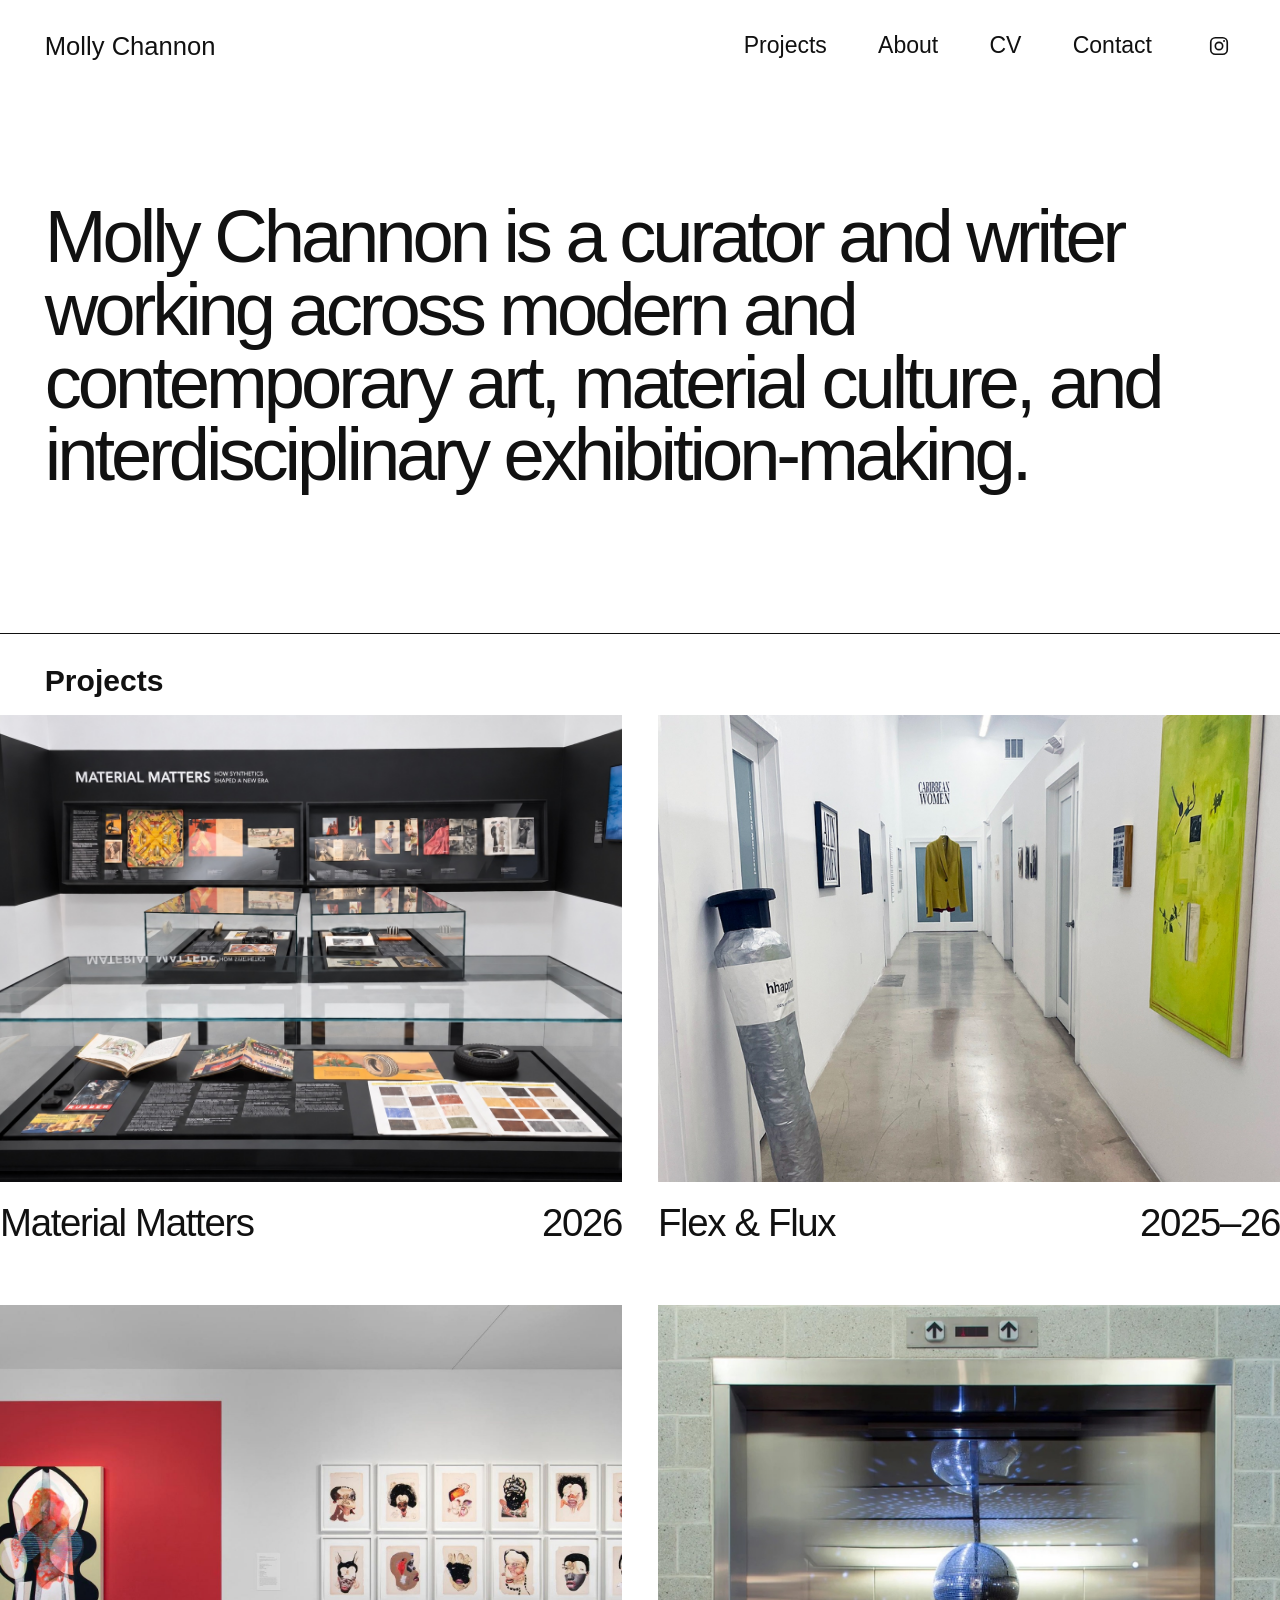
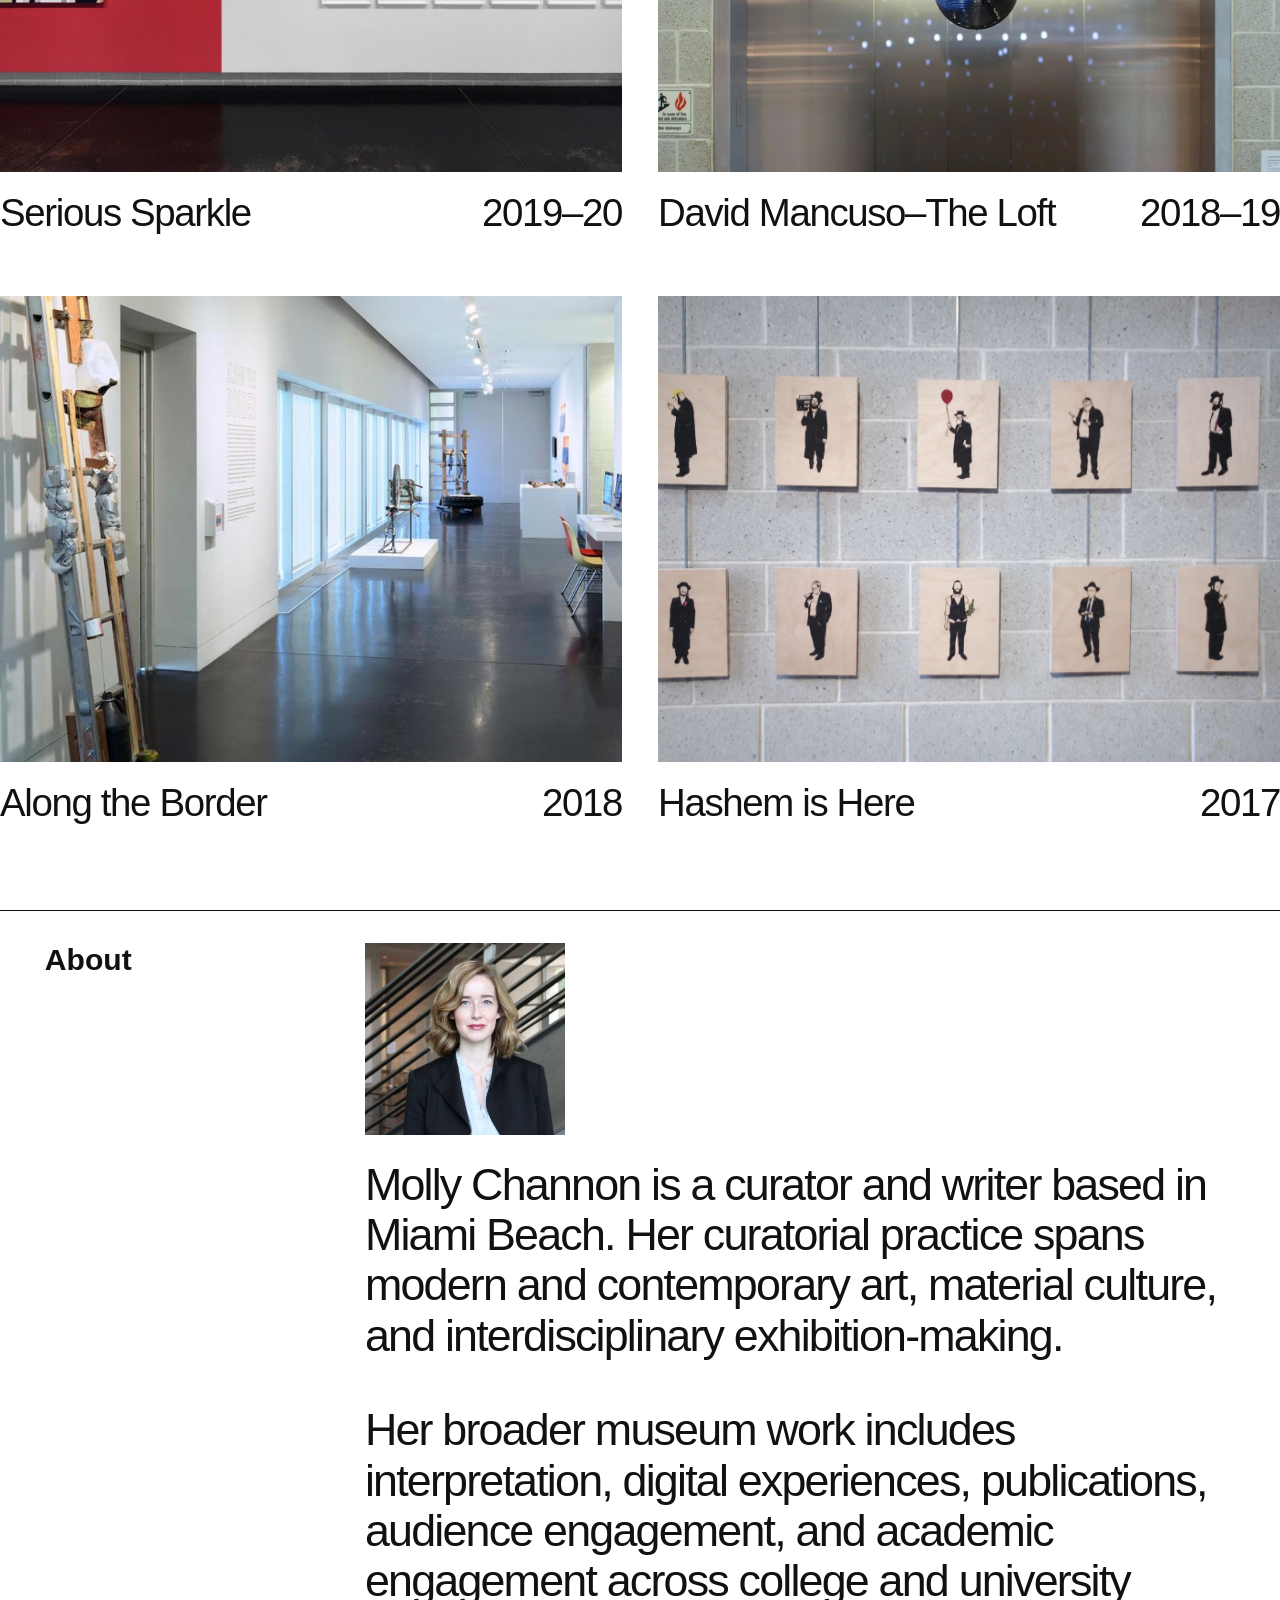
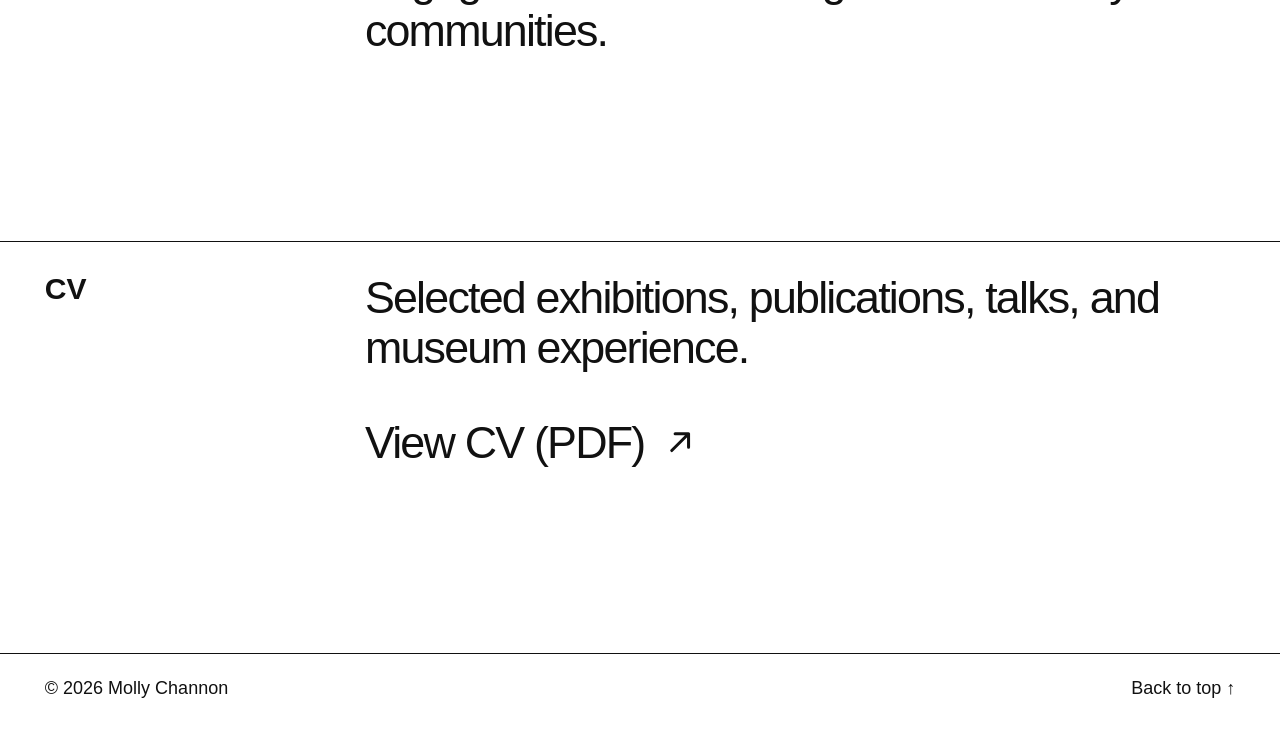
<file: index.html>
<!doctype html>
<html lang="en">
<head>
<meta charset="utf-8">
<meta name="viewport" content="width=device-width, initial-scale=1">
<meta name="description" content="Molly Channon — curator and writer working across modern and contemporary art, material culture, and interdisciplinary exhibition-making.">
<title>Molly Channon</title>
<link rel="stylesheet" href="style.css">
<style>
.site-header nav { display: flex; align-items: center; flex-wrap: wrap; }
.site-header nav .instagram-link { display: inline-flex; align-items: center; justify-content: center; flex: 0 0 auto; min-width: 32px; min-height: 32px; color: #111; }
.site-header nav .instagram-link svg { display: block; }
.site-header nav .instagram-link:focus-visible { outline: 2px solid currentColor; outline-offset: 3px; }
#projects.projects { display: block; margin-bottom: 0; padding-bottom: 80px; }
#projects .projects-heading-row { margin-bottom: 18px; padding-bottom: 0; }
.section-label { font-size: clamp(1.5rem, 2.35vw, 2rem) !important; line-height: 1.1; font-weight: 700 !important; }
#projects .project-grid { display: grid; grid-template-columns: repeat(2, minmax(0, 1fr)); gap: 56px 36px; align-items: start; }
#projects .project-grid > .project { display: block; position: static; grid-column: auto; grid-row: auto; width: auto; min-width: 0; max-width: none; margin: 0; padding: 0; }
#projects .project > a:first-child { display: block; }
#projects .media { position: relative; display: block; width: 100%; height: auto; min-height: 0; max-height: none; aspect-ratio: 4 / 3; margin: 0; padding: 0; overflow: hidden; }
#projects .media img { position: static; display: block; width: 100%; height: 100%; max-height: none; object-fit: cover; }
#projects .project-title { position: static; display: flex; align-items: baseline; justify-content: space-between; gap: 12px; margin: 14px 0 0; line-height: 1.4; text-decoration: none !important; border-bottom: 0; }
#projects .project-name { min-width: 0; color: inherit; text-decoration: none; border-bottom: 0; }
#projects .project-name:hover, #projects .project-name:focus-visible { text-decoration: underline; text-underline-offset: .2em; }
#projects .project-title .year { flex: 0 0 auto; white-space: nowrap; text-decoration: none !important; border-bottom: 0; }
#about.text-section { margin-top: 0; padding-top: 32px; }
@media (max-width: 640px) {
  #projects .project-grid { grid-template-columns: minmax(0, 1fr); gap: 36px; }
  #projects.projects { padding-bottom: 56px; }
}

#about .about-content { display: block; min-width: 0; }
#about .about-bio { min-width: 0; }
#about .about-bio p:first-child { margin-top: 0; }
#about .about-portrait { display: block; position: static; width: 200px; max-width: 100%; height: auto; margin: 0 0 24px; border: 0; border-radius: 0; }
.cv-link { display: inline-flex; align-items: center; gap: 0.35em; }
.cv-link svg { width: 0.9em; height: 0.9em; flex: 0 0 auto; stroke: currentColor; }
@media (max-width: 900px) {
  #about .about-portrait { width: 160px; margin-bottom: 20px; }
}
</style>
</head>
<body>
<header class="site-header">
  <a class="name" href="index.html">Molly Channon</a>
  <nav aria-label="Primary">
    <a href="#projects">Projects</a>
    <a href="#about">About</a>
    <a href="channon-cv-2026.pdf">CV</a>
    <a href="contact.html">Contact</a>
    <a class="instagram-link" href="https://www.instagram.com/add__glitter/" target="_blank" rel="noopener noreferrer" aria-label="Instagram: @add__glitter (opens in a new tab)">
      <svg viewBox="0 0 24 24" width="22" height="22" fill="none" stroke="currentColor" stroke-width="1.8" aria-hidden="true" focusable="false"><rect x="3" y="3" width="18" height="18" rx="5"/><circle cx="12" cy="12" r="4"/><circle cx="17.5" cy="6.5" r="1.1" fill="currentColor" stroke="none"/></svg>
    </a>
  </nav>
</header>
<main id="top">
  <section class="intro">
    <h1>Molly Channon is a curator and writer working across modern and contemporary art, material culture, and interdisciplinary exhibition-making.</h1>
  </section>
  <section id="projects" class="projects" aria-labelledby="projects-heading">
    <header class="text-section projects-heading-row">
      <div id="projects-heading" class="section-label">Projects</div>
    </header>
    <div class="project-grid">
    <article class="project">
      <a href="material-matters.html"><div class="media"><img src="material-matters-home.jpg" alt="Installation view of Material Matters: How Synthetics Shaped a New Era at The Wolfsonian–FIU"></div></a>
      <div class="project-title"><a class="project-name" href="material-matters.html">Material Matters</a><span class="year">2026</span></div>
    </article>
    <article class="project">
      <a href="flex-and-flux.html"><div class="media"><img src="flex-and-flux-home.jpg" alt="Installation view of Flex &amp; Flux at Collective 62 in Miami"></div></a>
      <div class="project-title"><a class="project-name" href="flex-and-flux.html">Flex &amp; Flux</a><span class="year">2025–26</span></div>
    </article>
    <article class="project">
      <a href="serious-sparkle.html"><div class="media"><img src="serious-sparkle-home.jpg" alt="Installation view of Serious Sparkle at the Tang Teaching Museum"></div></a>
      <div class="project-title"><a class="project-name" href="serious-sparkle.html">Serious Sparkle</a><span class="year">2019–20</span></div>
    </article>
    <article class="project">
      <a href="david-mancuso-the-loft.html"><div class="media"><img src="david-mancuso-the-loft-home.jpg" alt="Installation view of David Mancuso–The Loft in the Tang Teaching Museum elevator"></div></a>
      <div class="project-title"><a class="project-name" href="david-mancuso-the-loft.html">David Mancuso–The Loft</a><span class="year">2018–19</span></div>
    </article>
    <article class="project">
      <a href="along-the-border.html"><div class="media"><img src="along-the-border-home.jpg" alt="Installation view of Along the Border at the Tang Teaching Museum"></div></a>
      <div class="project-title"><a class="project-name" href="along-the-border.html">Along the Border</a><span class="year">2018</span></div>
    </article>
    <article class="project">
      <a href="hashem-is-here.html"><div class="media"><img src="hashem-is-here-home.jpg" alt="Installation view of Hashem is Here at the Joseph Slifka Center for Jewish Life at Yale"></div></a>
      <div class="project-title"><a class="project-name" href="hashem-is-here.html">Hashem is Here</a><span class="year">2017</span></div>
    </article>
    </div>
  </section>
  <section id="about" class="text-section">
    <div class="section-label">About</div>
    <div class="section-copy about-content">
      <img class="about-portrait" src="Molly_Channon.jpg" alt="Molly Channon" width="1411" height="1356" loading="lazy" decoding="async">
      <div class="about-bio">
        <p>Molly Channon is a curator and writer based in Miami Beach. Her curatorial practice spans modern and contemporary art, material culture, and interdisciplinary exhibition-making.</p>
        <p>Her broader museum work includes interpretation, digital experiences, publications, audience engagement, and academic engagement across college and university communities.</p>
      </div>
    </div>
  </section>
  <section id="cv" class="text-section">
    <div class="section-label">CV</div>
    <div class="section-copy"><p>Selected exhibitions, publications, talks, and museum experience.</p><p><a class="cv-link" href="channon-cv-2026.pdf">View CV (PDF)<svg viewBox="0 0 24 24" fill="none" aria-hidden="true" focusable="false"><path d="M7 17L17 7M9 7h8v8" stroke-width="1.8" stroke-linecap="round" stroke-linejoin="round"/></svg></a></p></div>
  </section>
</main>
<footer><span>© 2026 Molly Channon</span><a href="#top">Back to top ↑</a></footer>
</body></html>
</file>
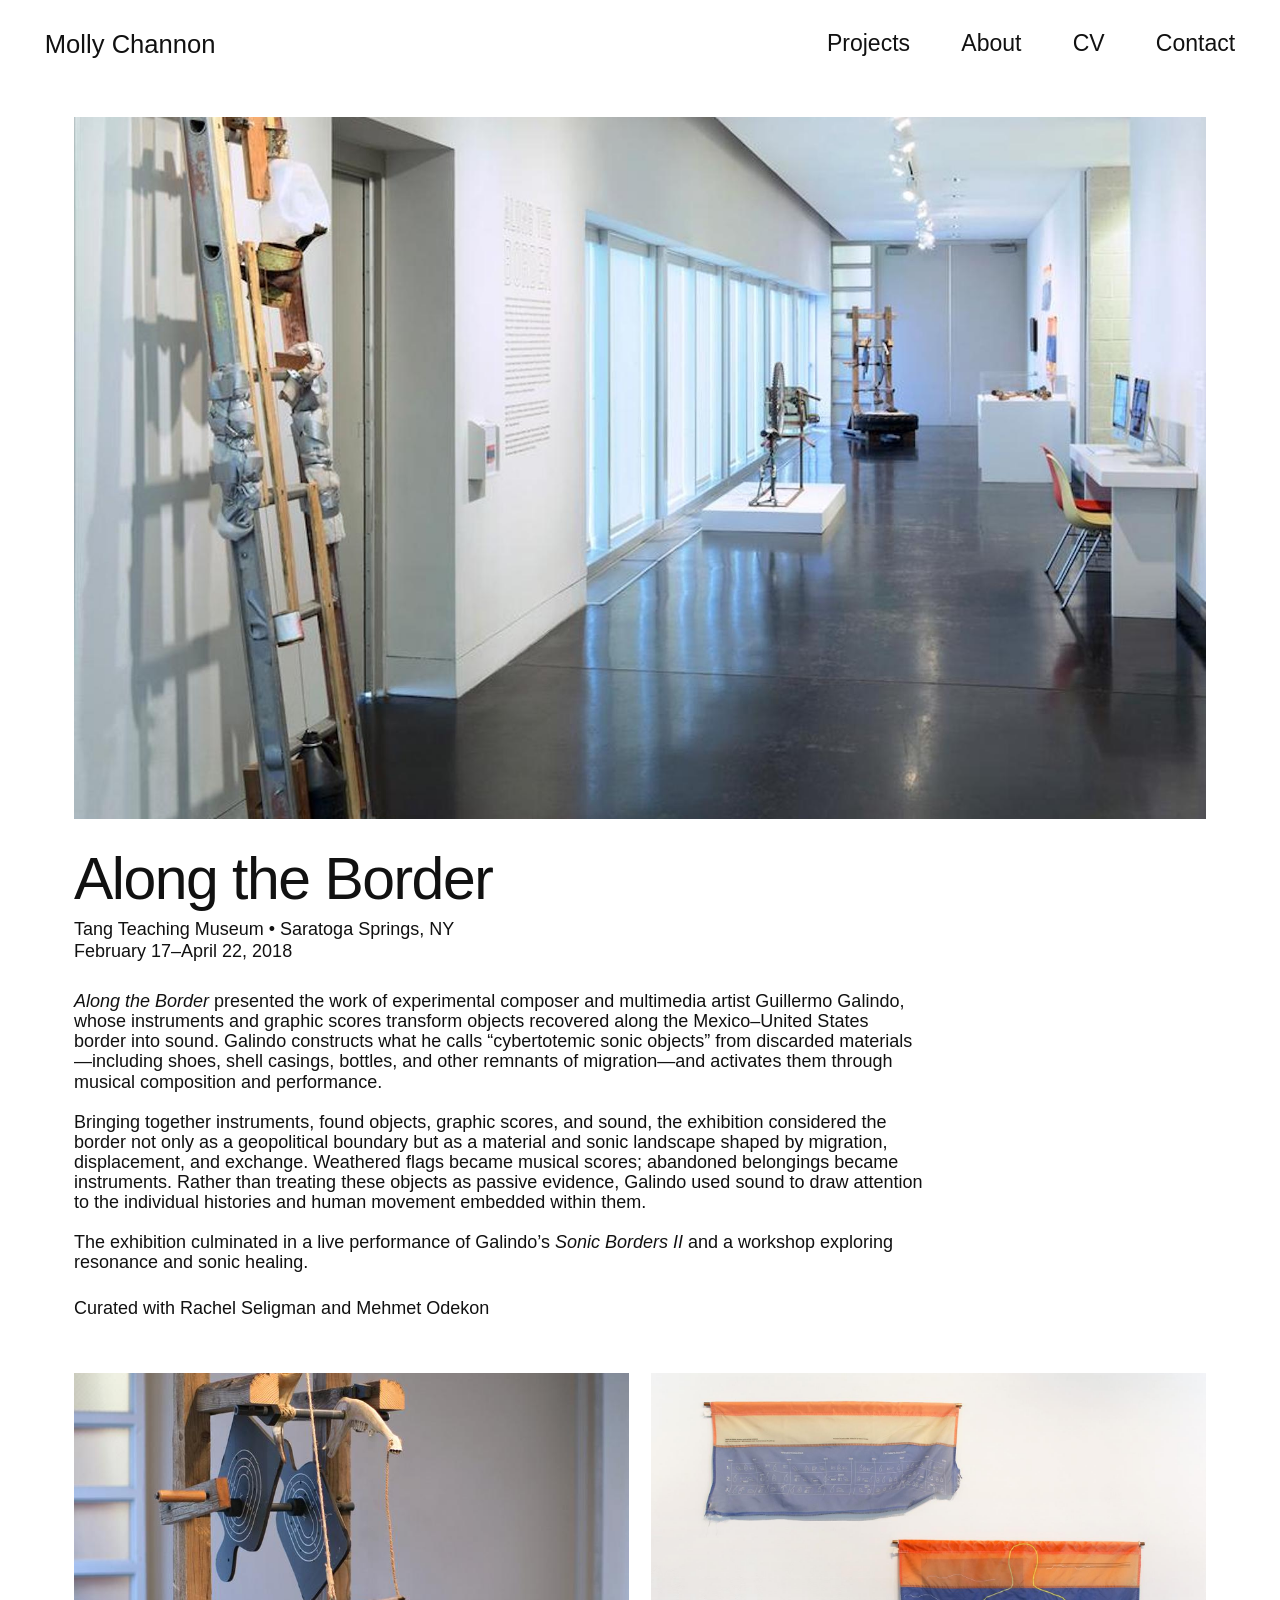
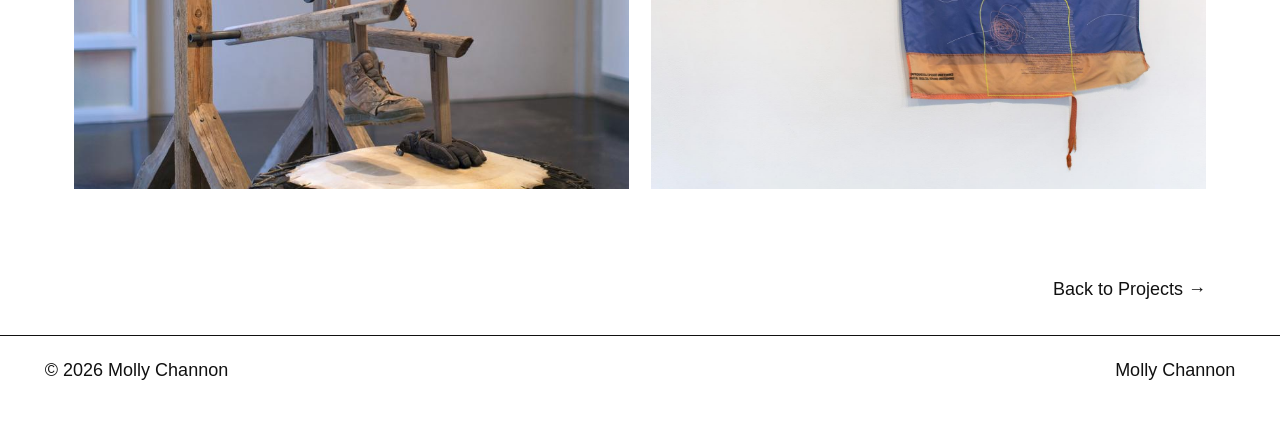
<file: along-the-border.html>
<!doctype html>
<html lang="en">
<head>
<meta charset="utf-8">
<meta name="viewport" content="width=device-width, initial-scale=1">
<title>Along the Border — Molly Channon</title>
<link rel="stylesheet" href="style.css">

<style>
.project-page { max-width: 1180px; margin: 0 auto; padding: 34px 24px 90px; }
.project-banner { margin: 0 0 30px; }
.project-banner img { display: block; width: 100%; height: auto; max-height: 78vh; object-fit: cover; }
.project-info { max-width: 850px; margin: 0 0 54px; }
.project-info h1 { margin: 0 0 10px; font-size: clamp(2rem, 4.6vw, 4rem); line-height: 1.02; font-weight: 500; letter-spacing: -0.025em; }
.project-details { margin: 0 0 30px; }
.project-details p { margin: 2px 0; }
.project-description p { margin: 0 0 1.1em; }
.project-credit { margin-top: 26px; }
.project-list-heading { margin: 24px 0 8px; font-weight: 600; }
.project-artist-list { margin: 0; padding: 0; list-style: none; }
.installation-grid { display: grid; grid-template-columns: repeat(2, minmax(0, 1fr)); gap: 22px; margin-top: 40px; }
.installation-grid figure { margin: 0; }
.installation-grid img { display: block; width: 100%; height: 100%; min-height: 0; aspect-ratio: 4 / 3; object-fit: cover; }
.installation-grid .full-width { grid-column: 1 / -1; }
.installation-grid .full-width img { aspect-ratio: auto; height: auto; }
.project-bottom { max-width: 1180px; margin: 0 auto; padding: 0 24px 36px; display: flex; justify-content: flex-end; }
.project-bottom a { color: inherit; }
@media (max-width: 700px) {
  .project-page { padding: 20px 18px 60px; }
  .project-banner { margin-bottom: 22px; }
  .project-info { margin-bottom: 38px; }
  .installation-grid { grid-template-columns: 1fr; gap: 16px; }
  .installation-grid .full-width { grid-column: auto; }
  .installation-grid img { aspect-ratio: auto; height: auto; }
  .project-bottom { padding: 0 18px 28px; }
}
</style>

</head>
<body>
<header class="site-header">
<a class="name" href="index.html">Molly Channon</a>
<nav aria-label="Primary">
<a href="index.html#projects">Projects</a>
<a href="index.html#about">About</a>
<a href="index.html#cv">CV</a>
<a href="contact.html">Contact</a>
</nav>
</header>
<main class="project-page">
<section class="project-banner">
<img src="along-the-border-home.jpg" alt="Installation view of Along the Border at the Tang Teaching Museum">
</section>
<section class="project-info">
<h1>Along the Border</h1>
<div class="project-details">
<p>Tang Teaching Museum • Saratoga Springs, NY</p>
<p>February 17–April 22, 2018</p>
</div>
<div class="project-description">

<p><em>Along the Border</em> presented the work of experimental composer and multimedia artist Guillermo Galindo, whose instruments and graphic scores transform objects recovered along the Mexico–United States border into sound. Galindo constructs what he calls “cybertotemic sonic objects” from discarded materials—including shoes, shell casings, bottles, and other remnants of migration—and activates them through musical composition and performance.</p>
<p>Bringing together instruments, found objects, graphic scores, and sound, the exhibition considered the border not only as a geopolitical boundary but as a material and sonic landscape shaped by migration, displacement, and exchange. Weathered flags became musical scores; abandoned belongings became instruments. Rather than treating these objects as passive evidence, Galindo used sound to draw attention to the individual histories and human movement embedded within them.</p>
<p>The exhibition culminated in a live performance of Galindo’s <em>Sonic Borders II</em> and a workshop exploring resonance and sonic healing.</p>

</div>
<p class="project-credit">Curated with Rachel Seligman and Mehmet Odekon</p>

</section>
<section class="installation-grid" aria-label="Selected installation views"><figure><img src="along-the-border-02.jpg" alt="Installation view of Along the Border" loading="lazy" decoding="async"></figure><figure><img src="along-the-border-03.jpg" alt="Installation view of Along the Border" loading="lazy" decoding="async"></figure></section>
</main>
<div class="project-bottom"><a href="index.html#projects">Back to Projects →</a></div>
<footer><span>© 2026 Molly Channon</span><a href="index.html">Molly Channon</a></footer>
</body>
</html>
</file>
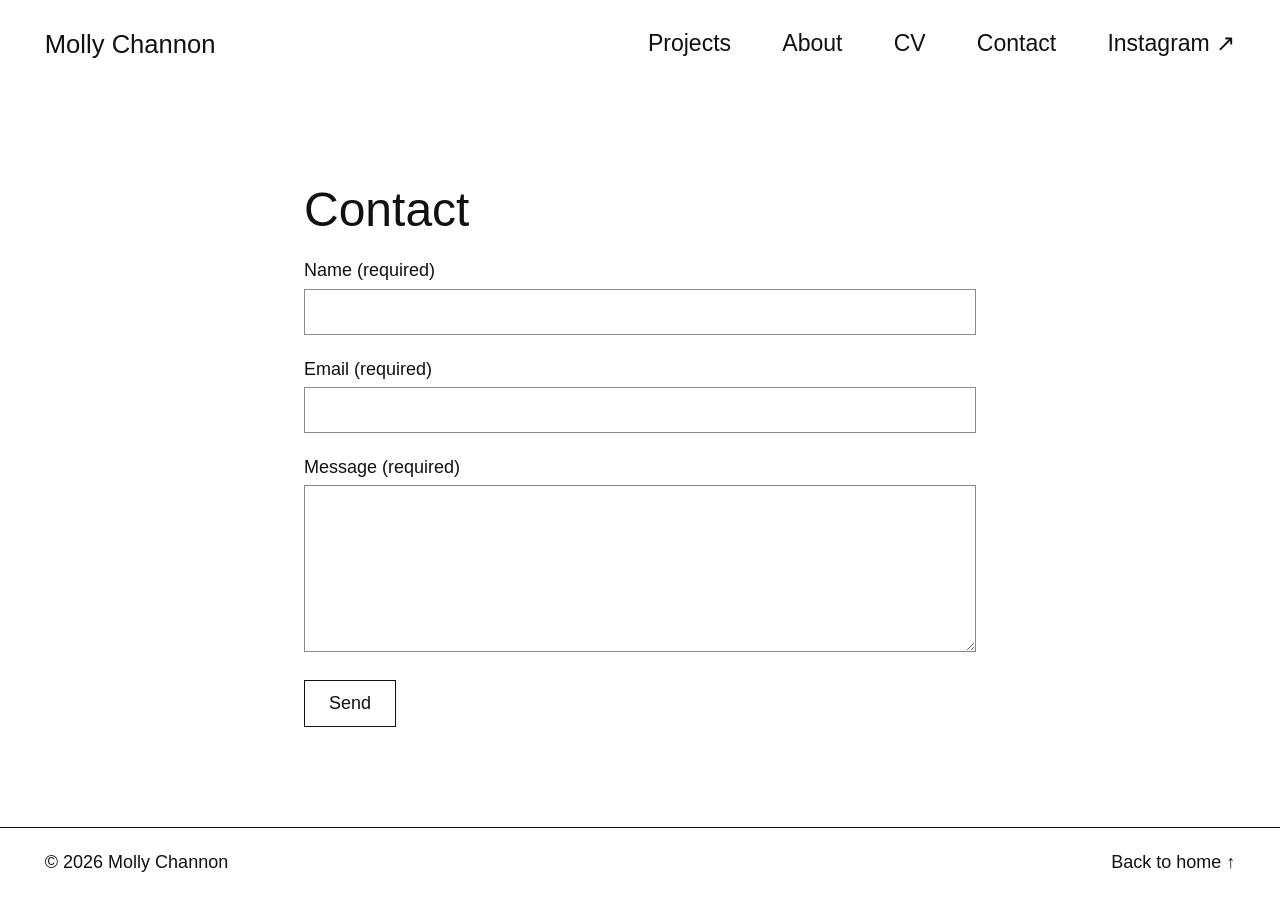
<file: contact.html>
<!doctype html>
<html lang="en">
<head>
<meta charset="utf-8">
<meta name="viewport" content="width=device-width, initial-scale=1">
<meta name="description" content="Contact Molly Channon about curatorial projects, writing, and collaborations.">
<title>Contact — Molly Channon</title>
<link rel="stylesheet" href="style.css">
<style>
.contact-page { max-width: 720px; margin: clamp(48px, 8vw, 100px) auto; padding: 0 24px; min-height: 60vh; }
.contact-page h1 { font-size: clamp(30px, 5vw, 48px); font-weight: 400; margin: 0 0 24px; }
.contact-page .contact-intro { margin-bottom: 36px; line-height: 1.6; }
.contact-form { display: grid; gap: 24px; }
.contact-form label { display: block; margin-bottom: 8px; }
.contact-form input, .contact-form textarea { box-sizing: border-box; width: 100%; border: 1px solid #888; border-radius: 0; padding: 12px; background: transparent; color: inherit; font: inherit; }
.contact-form textarea { resize: vertical; min-height: 160px; }
.contact-form button { justify-self: start; border: 1px solid currentColor; border-radius: 0; padding: 12px 24px; background: transparent; color: inherit; font: inherit; cursor: pointer; }
.contact-form button:hover { background: #eee; color: #111; }
.contact-form :focus-visible { outline: 2px solid currentColor; outline-offset: 4px; }
.contact-form .form-note { font-size: .875rem; line-height: 1.5; margin: 0; }
.site-header nav { flex-wrap: wrap; }
.contact-form button:disabled { opacity: .6; cursor: wait; }
#form-status:empty { display: none; }
</style>
</head>
<body>
<header class="site-header">
  <a class="name" href="index.html">Molly Channon</a>
  <nav aria-label="Primary">
    <a href="index.html#projects">Projects</a>
    <a href="index.html#about">About</a>
    <a href="Channon_CV_2026.pdf">CV</a>
    <a href="contact.html" aria-current="page">Contact</a>
    <a href="https://www.instagram.com/add__glitter/" target="_blank" rel="noopener noreferrer">Instagram ↗</a>
  </nav>
</header>
<main id="top" class="contact-page">
  <h1>Contact</h1>
  <form class="contact-form" id="contact-form" action="https://formspree.io/f/xrpbrkob" method="post">
    <div><label for="contact-name">Name (required)</label><input id="contact-name" name="name" autocomplete="name" maxlength="150" required></div>
    <div><label for="contact-email">Email (required)</label><input id="contact-email" name="email" type="email" autocomplete="email" maxlength="254" required></div>
    <div><label for="contact-message">Message (required)</label><textarea id="contact-message" name="message" rows="7" maxlength="4000" required></textarea></div>
    <button type="submit">Send</button>
    <p class="form-note" id="form-status" role="status"></p>
  </form>
</main>
<footer><span>© 2026 Molly Channon</span><a href="index.html">Back to home ↑</a></footer>
<script>
const form = document.getElementById('contact-form');
let submitting = false;
form.addEventListener('submit', async function (event) {
  event.preventDefault();
  if (submitting || !form.reportValidity()) return;
  const status = document.getElementById('form-status');
  const button = form.querySelector('button[type="submit"]');
  const data = new FormData(form);
  const name = String(data.get('name') || '').trim();
  const message = String(data.get('message') || '').trim();
  if (!name || !message) {
    status.textContent = 'Please enter your name and message.';
    return;
  }
  data.set('name', name);
  data.set('message', message);
  submitting = true;
  button.disabled = true;
  button.textContent = 'Sending…';
  status.textContent = '';
  try {
    const response = await fetch(form.action, {
      method: 'POST',
      body: data,
      headers: { 'Accept': 'application/json' }
    });
    if (!response.ok) throw new Error('Submission failed');
    status.textContent = 'Thank you—your message has been sent.';
    form.reset();
  } catch (error) {
    status.textContent = 'Your message could not be confirmed as sent. Please try again, or email ma.channon@gmail.com directly.';
  } finally {
    submitting = false;
    button.disabled = false;
    button.textContent = 'Send';
  }
});
</script>
</body>
</html>
</file>
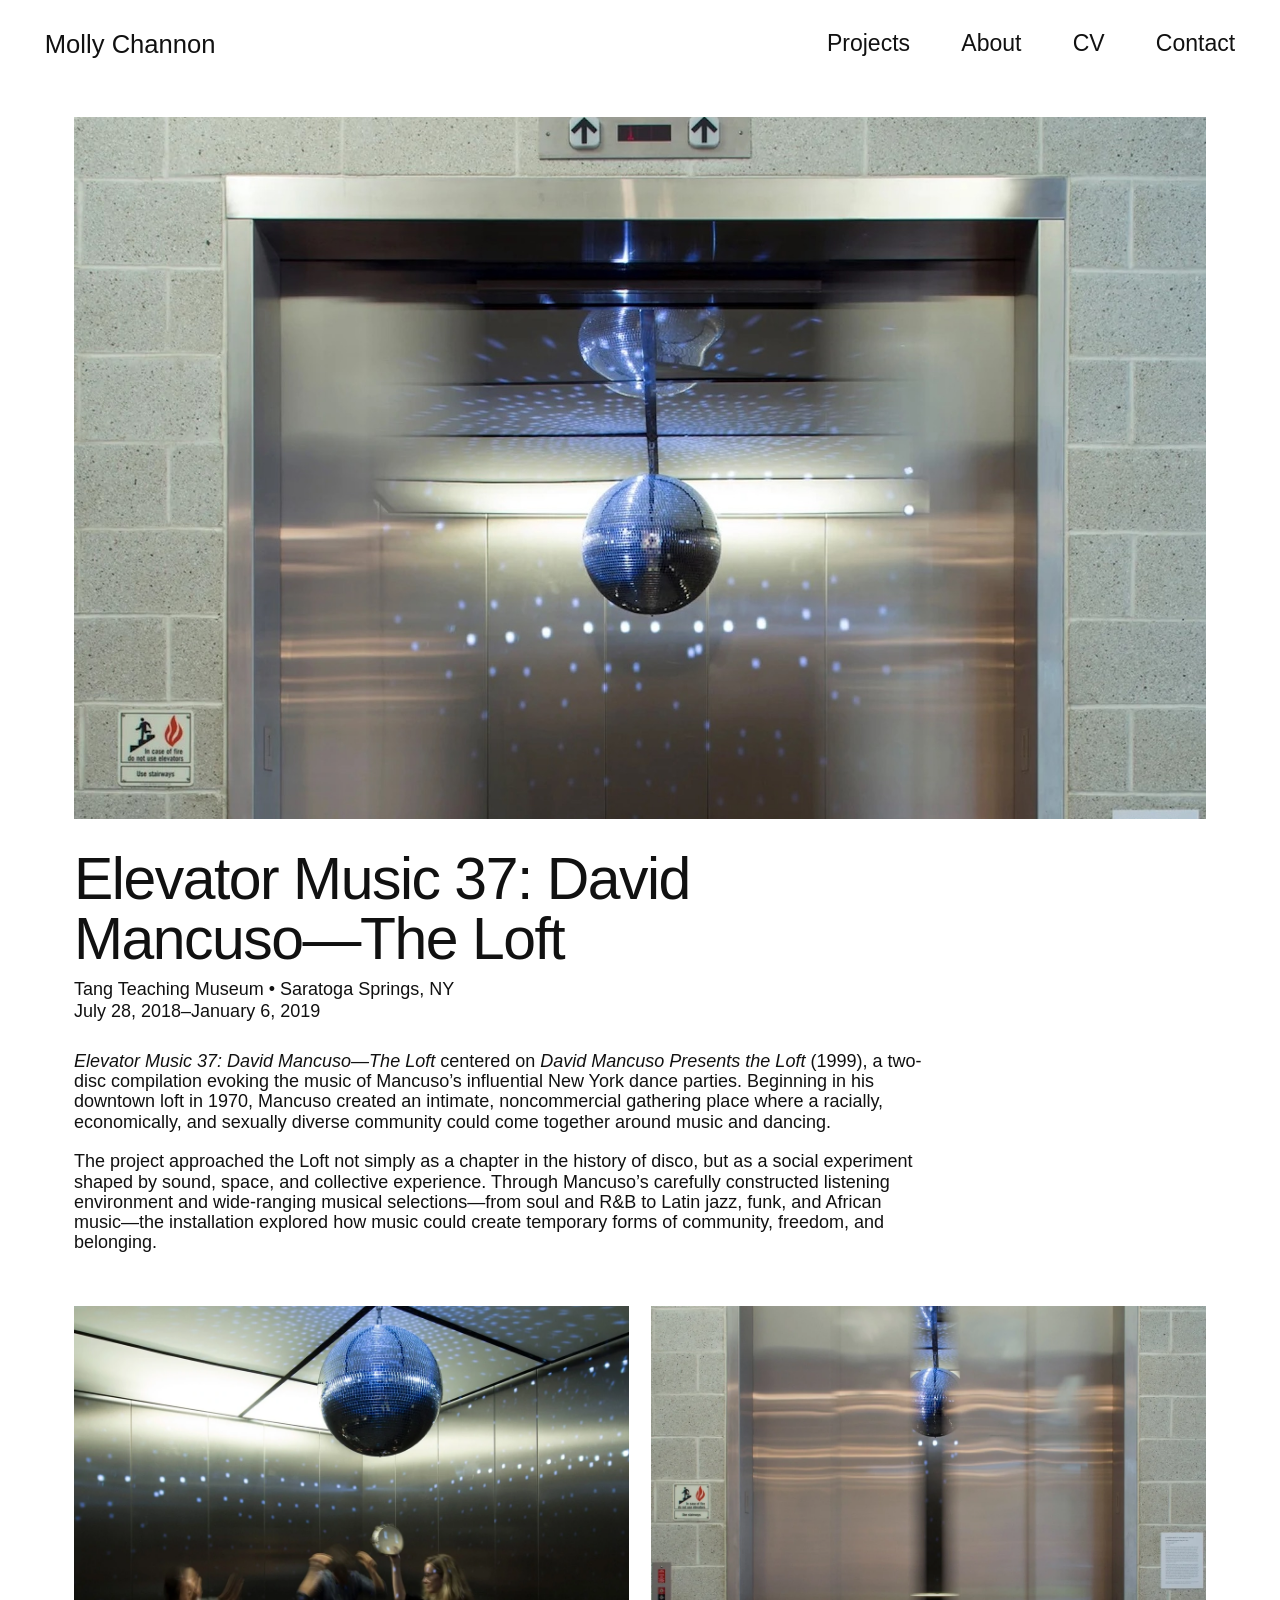
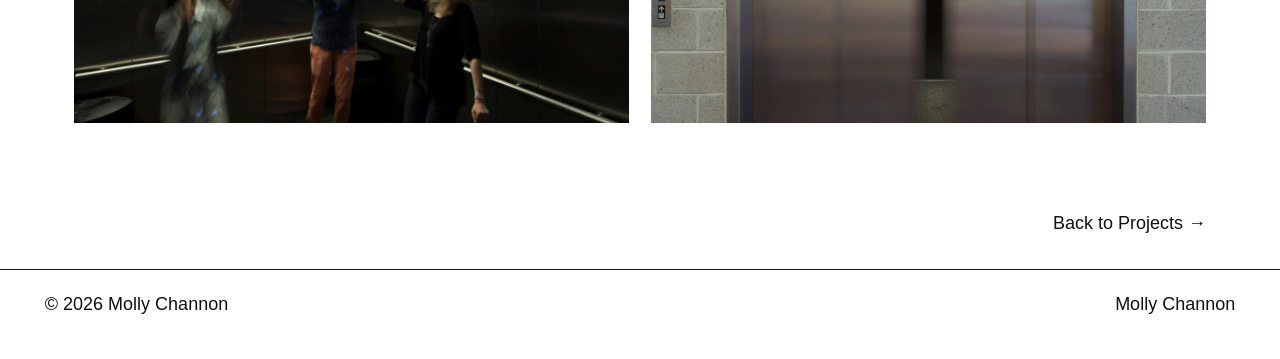
<file: david-mancuso-the-loft.html>
<!doctype html>
<html lang="en">
<head>
<meta charset="utf-8">
<meta name="viewport" content="width=device-width, initial-scale=1">
<title>Elevator Music 37: David Mancuso—The Loft — Molly Channon</title>
<link rel="stylesheet" href="style.css">

<style>
.project-page { max-width: 1180px; margin: 0 auto; padding: 34px 24px 90px; }
.project-banner { margin: 0 0 30px; }
.project-banner img { display: block; width: 100%; height: auto; max-height: 78vh; object-fit: cover; }
.project-info { max-width: 850px; margin: 0 0 54px; }
.project-info h1 { margin: 0 0 10px; font-size: clamp(2rem, 4.6vw, 4rem); line-height: 1.02; font-weight: 500; letter-spacing: -0.025em; }
.project-details { margin: 0 0 30px; }
.project-details p { margin: 2px 0; }
.project-description p { margin: 0 0 1.1em; }
.project-credit { margin-top: 26px; }
.project-list-heading { margin: 24px 0 8px; font-weight: 600; }
.project-artist-list { margin: 0; padding: 0; list-style: none; }
.installation-grid { display: grid; grid-template-columns: repeat(2, minmax(0, 1fr)); gap: 22px; margin-top: 40px; }
.installation-grid figure { margin: 0; }
.installation-grid img { display: block; width: 100%; height: 100%; min-height: 0; aspect-ratio: 4 / 3; object-fit: cover; }
.installation-grid .full-width { grid-column: 1 / -1; }
.installation-grid .full-width img { aspect-ratio: auto; height: auto; }
.project-bottom { max-width: 1180px; margin: 0 auto; padding: 0 24px 36px; display: flex; justify-content: flex-end; }
.project-bottom a { color: inherit; }
@media (max-width: 700px) {
  .project-page { padding: 20px 18px 60px; }
  .project-banner { margin-bottom: 22px; }
  .project-info { margin-bottom: 38px; }
  .installation-grid { grid-template-columns: 1fr; gap: 16px; }
  .installation-grid .full-width { grid-column: auto; }
  .installation-grid img { aspect-ratio: auto; height: auto; }
  .project-bottom { padding: 0 18px 28px; }
}
</style>

</head>
<body>
<header class="site-header">
<a class="name" href="index.html">Molly Channon</a>
<nav aria-label="Primary">
<a href="index.html#projects">Projects</a>
<a href="index.html#about">About</a>
<a href="index.html#cv">CV</a>
<a href="contact.html">Contact</a>
</nav>
</header>
<main class="project-page">
<section class="project-banner">
<img src="david-mancuso-the-loft-home.jpg" alt="Installation view of Elevator Music 37: David Mancuso—The Loft at the Tang Teaching Museum">
</section>
<section class="project-info">
<h1>Elevator Music 37: David Mancuso—The Loft</h1>
<div class="project-details">
<p>Tang Teaching Museum • Saratoga Springs, NY</p>
<p>July 28, 2018–January 6, 2019</p>
</div>
<div class="project-description">

<p><em>Elevator Music 37: David Mancuso—The Loft</em> centered on <em>David Mancuso Presents the Loft</em> (1999), a two-disc compilation evoking the music of Mancuso’s influential New York dance parties. Beginning in his downtown loft in 1970, Mancuso created an intimate, noncommercial gathering place where a racially, economically, and sexually diverse community could come together around music and dancing.</p>
<p>The project approached the Loft not simply as a chapter in the history of disco, but as a social experiment shaped by sound, space, and collective experience. Through Mancuso’s carefully constructed listening environment and wide-ranging musical selections—from soul and R&amp;B to Latin jazz, funk, and African music—the installation explored how music could create temporary forms of community, freedom, and belonging.</p>

</div>


</section>
<section class="installation-grid" aria-label="Selected installation views"><figure><img src="david-mancuso-the-loft-02.webp" alt="Installation view of David Mancuso—The Loft" loading="lazy" decoding="async"></figure><figure><img src="david-mancuso-the-loft-03.webp" alt="Installation view of David Mancuso—The Loft" loading="lazy" decoding="async"></figure></section>
</main>
<div class="project-bottom"><a href="index.html#projects">Back to Projects →</a></div>
<footer><span>© 2026 Molly Channon</span><a href="index.html">Molly Channon</a></footer>
</body>
</html>
</file>
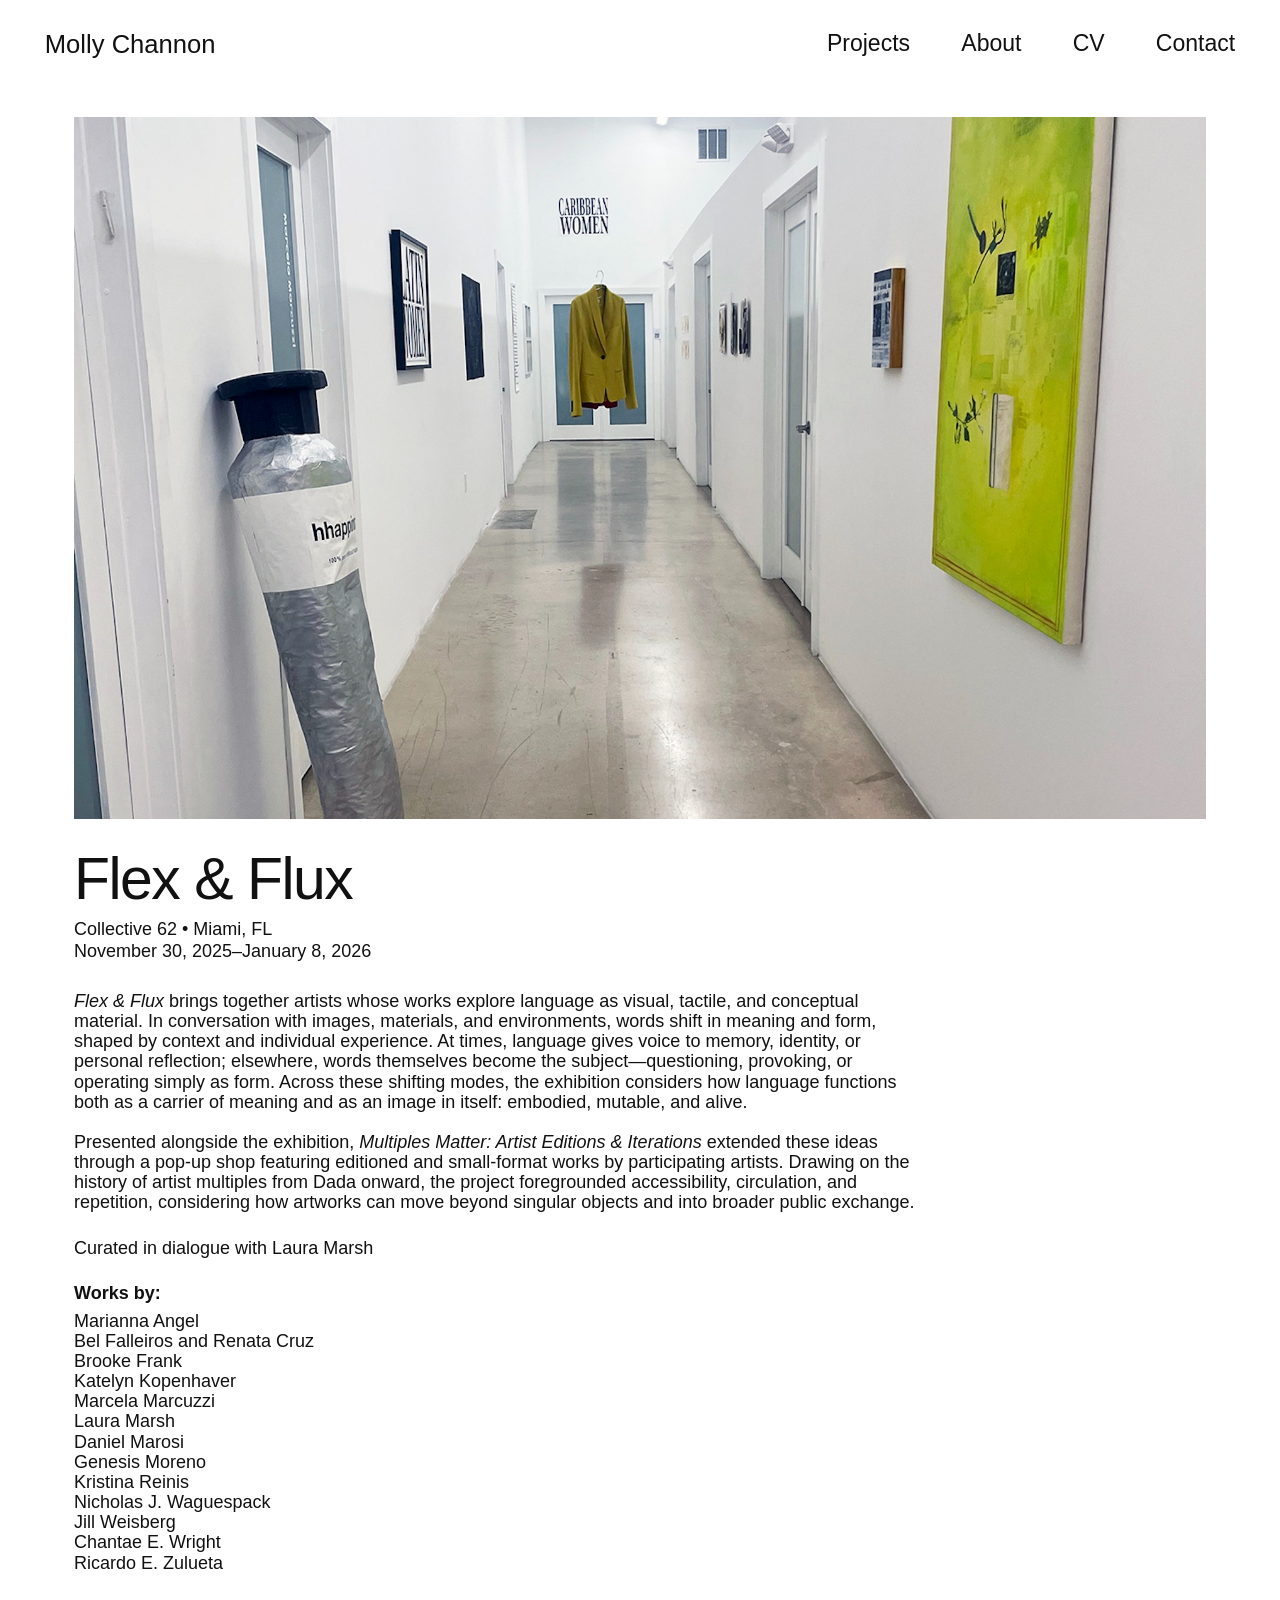
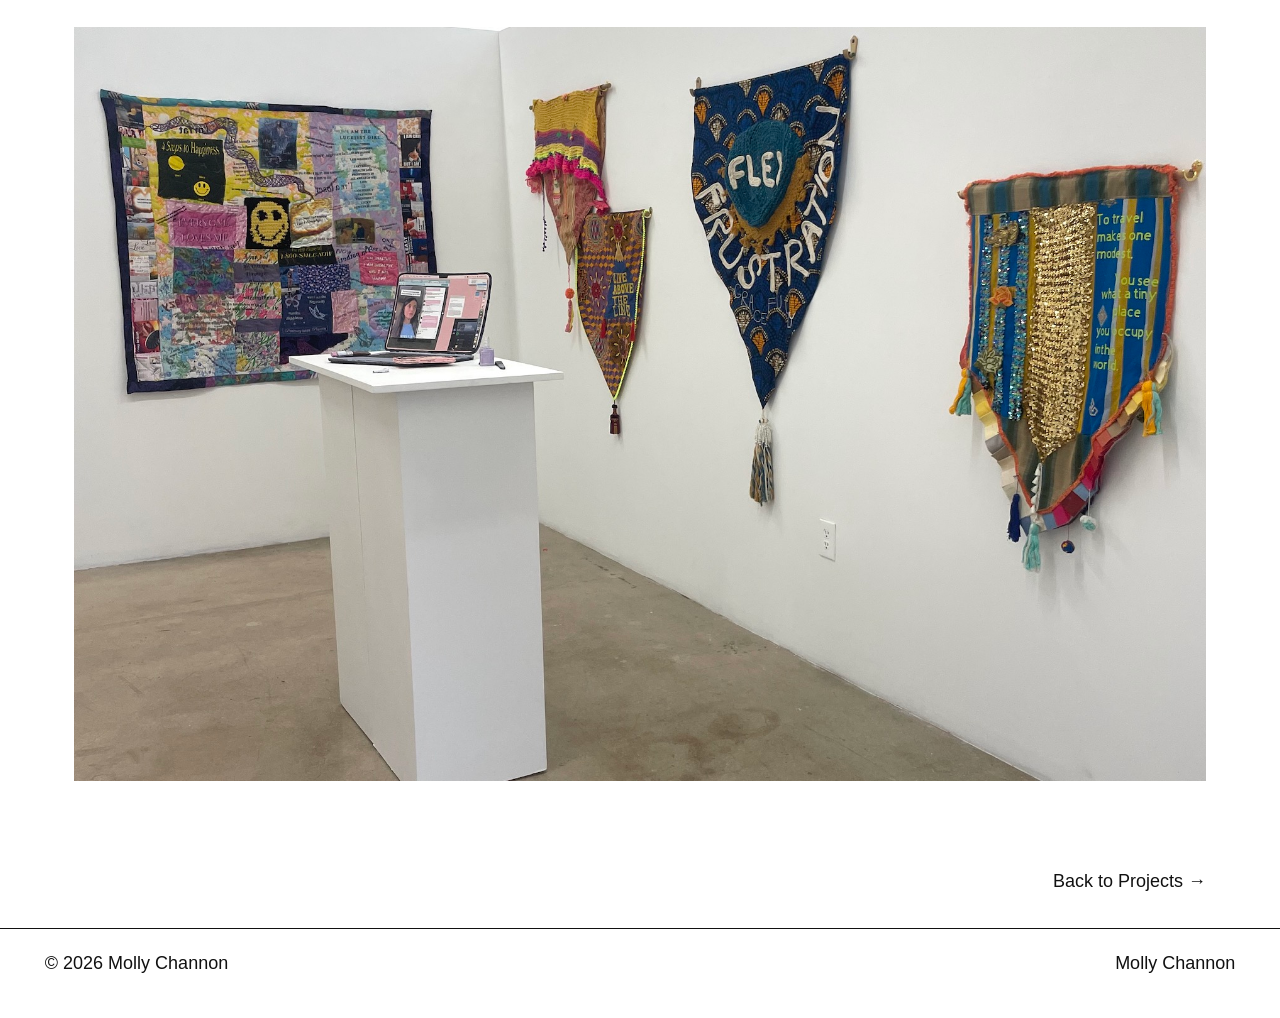
<file: flex-and-flux.html>
<!doctype html>
<html lang="en">
<head>
<meta charset="utf-8">
<meta name="viewport" content="width=device-width, initial-scale=1">
<title>Flex &amp; Flux — Molly Channon</title>
<link rel="stylesheet" href="style.css">

<style>
.project-page { max-width: 1180px; margin: 0 auto; padding: 34px 24px 90px; }
.project-banner { margin: 0 0 30px; }
.project-banner img { display: block; width: 100%; height: auto; max-height: 78vh; object-fit: cover; }
.project-info { max-width: 850px; margin: 0 0 54px; }
.project-info h1 { margin: 0 0 10px; font-size: clamp(2rem, 4.6vw, 4rem); line-height: 1.02; font-weight: 500; letter-spacing: -0.025em; }
.project-details { margin: 0 0 30px; }
.project-details p { margin: 2px 0; }
.project-description p { margin: 0 0 1.1em; }
.project-credit { margin-top: 26px; }
.project-list-heading { margin: 24px 0 8px; font-weight: 600; }
.project-artist-list { margin: 0; padding: 0; list-style: none; }
.installation-grid { display: grid; grid-template-columns: repeat(2, minmax(0, 1fr)); gap: 22px; margin-top: 40px; }
.installation-grid figure { margin: 0; }
.installation-grid img { display: block; width: 100%; height: 100%; min-height: 0; aspect-ratio: 4 / 3; object-fit: cover; }
.installation-grid .full-width { grid-column: 1 / -1; }
.installation-grid .full-width img { aspect-ratio: auto; height: auto; }
.project-bottom { max-width: 1180px; margin: 0 auto; padding: 0 24px 36px; display: flex; justify-content: flex-end; }
.project-bottom a { color: inherit; }
@media (max-width: 700px) {
  .project-page { padding: 20px 18px 60px; }
  .project-banner { margin-bottom: 22px; }
  .project-info { margin-bottom: 38px; }
  .installation-grid { grid-template-columns: 1fr; gap: 16px; }
  .installation-grid .full-width { grid-column: auto; }
  .installation-grid img { aspect-ratio: auto; height: auto; }
  .project-bottom { padding: 0 18px 28px; }
}
</style>

</head>
<body>
<header class="site-header">
<a class="name" href="index.html">Molly Channon</a>
<nav aria-label="Primary">
<a href="index.html#projects">Projects</a>
<a href="index.html#about">About</a>
<a href="index.html#cv">CV</a>
<a href="contact.html">Contact</a>
</nav>
</header>
<main class="project-page">
<section class="project-banner">
<img src="flex-and-flux-home.jpg" alt="Installation view of Flex &amp; Flux at Collective 62 in Miami">
</section>
<section class="project-info">
<h1>Flex &amp; Flux</h1>
<div class="project-details">
<p>Collective 62 • Miami, FL</p>
<p>November 30, 2025–January 8, 2026</p>
</div>
<div class="project-description">

<p><em>Flex &amp; Flux</em> brings together artists whose works explore language as visual, tactile, and conceptual material. In conversation with images, materials, and environments, words shift in meaning and form, shaped by context and individual experience. At times, language gives voice to memory, identity, or personal reflection; elsewhere, words themselves become the subject—questioning, provoking, or operating simply as form. Across these shifting modes, the exhibition considers how language functions both as a carrier of meaning and as an image in itself: embodied, mutable, and alive.</p>
<p>Presented alongside the exhibition, <em>Multiples Matter: Artist Editions &amp; Iterations</em> extended these ideas through a pop-up shop featuring editioned and small-format works by participating artists. Drawing on the history of artist multiples from Dada onward, the project foregrounded accessibility, circulation, and repetition, considering how artworks can move beyond singular objects and into broader public exchange.</p>

</div>
<p class="project-credit">Curated in dialogue with Laura Marsh</p>
<div class="project-list-heading">Works by:</div><ul class="project-artist-list"><li>Marianna Angel</li><li>Bel Falleiros and Renata Cruz</li><li>Brooke Frank</li><li>Katelyn Kopenhaver</li><li>Marcela Marcuzzi</li><li>Laura Marsh</li><li>Daniel Marosi</li><li>Genesis Moreno</li><li>Kristina Reinis</li><li>Nicholas J. Waguespack</li><li>Jill Weisberg</li><li>Chantae E. Wright</li><li>Ricardo E. Zulueta</li></ul>
</section>
<section class="installation-grid" aria-label="Selected installation views"><figure class="full-width"><img src="flex-and-flux-02.jpg" alt="Installation view of Flex &amp; Flux" loading="lazy" decoding="async"></figure></section>
</main>
<div class="project-bottom"><a href="index.html#projects">Back to Projects →</a></div>
<footer><span>© 2026 Molly Channon</span><a href="index.html">Molly Channon</a></footer>
</body>
</html>
</file>
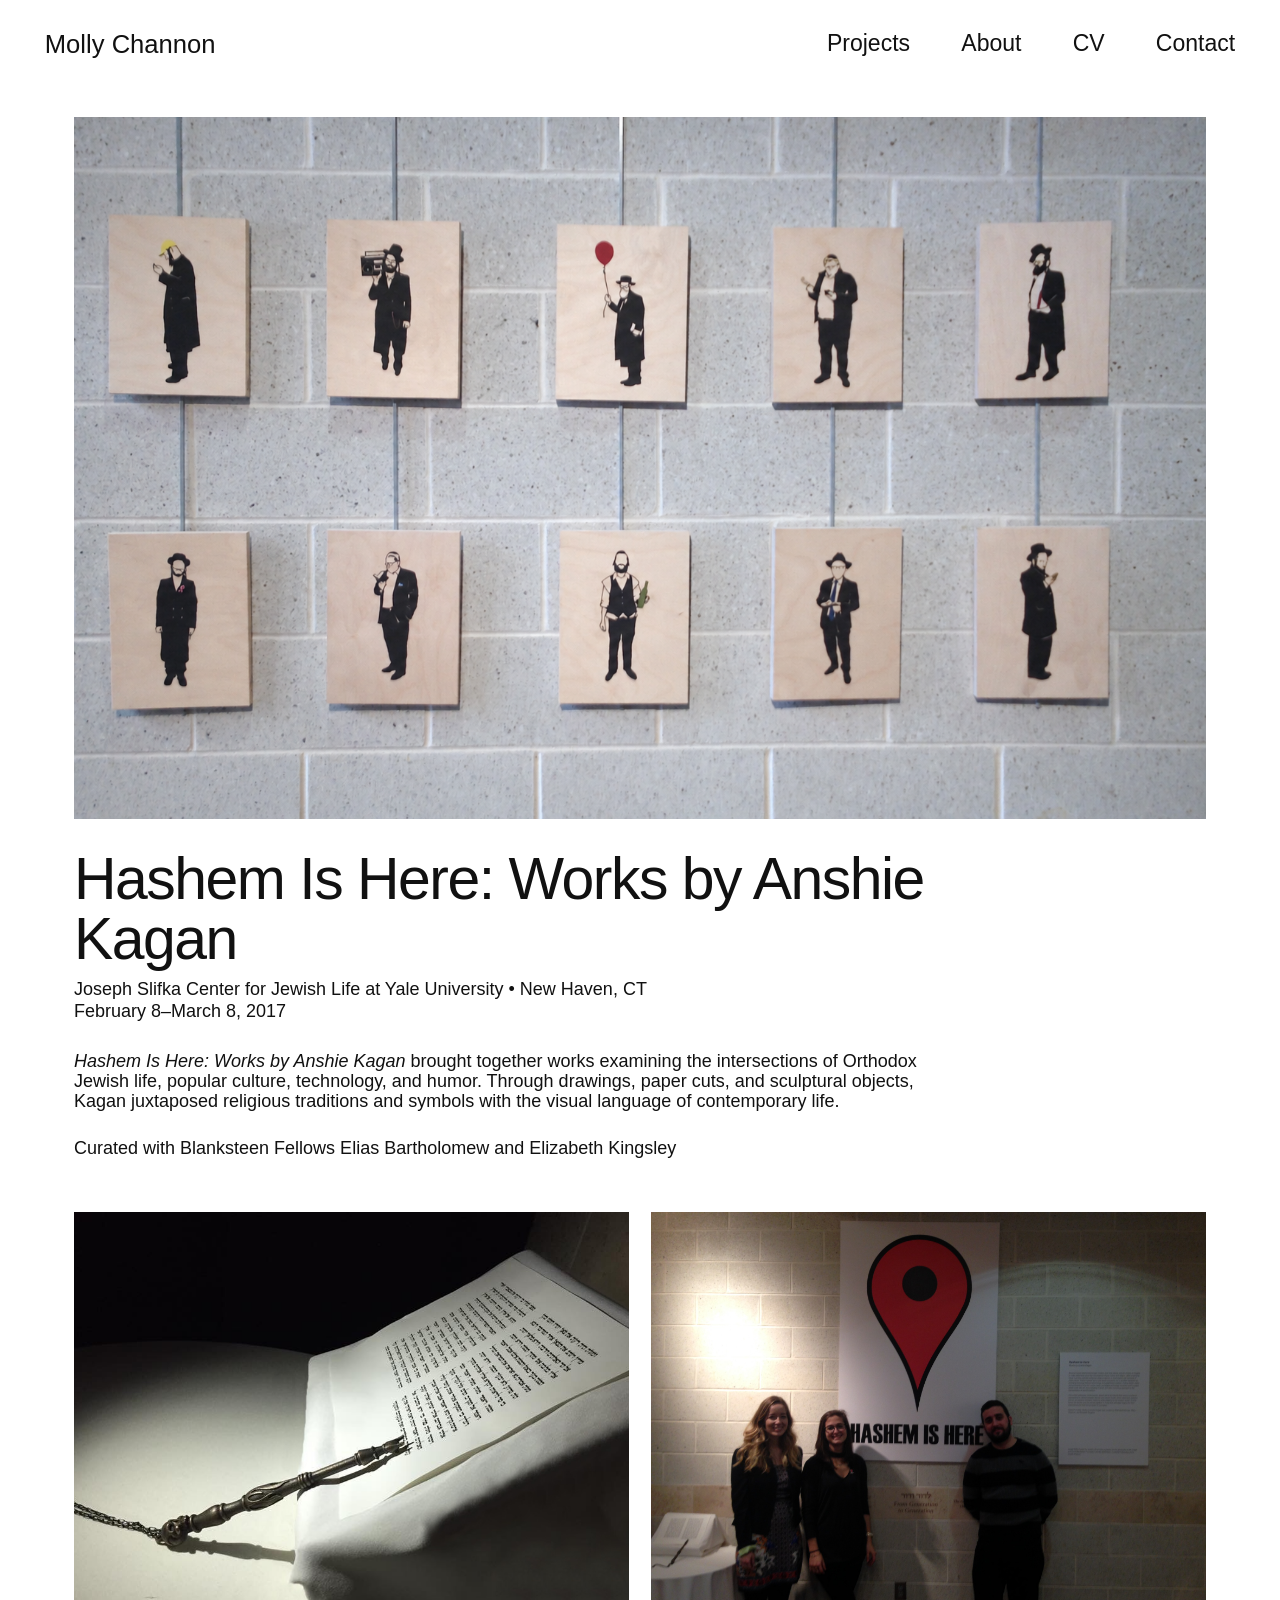
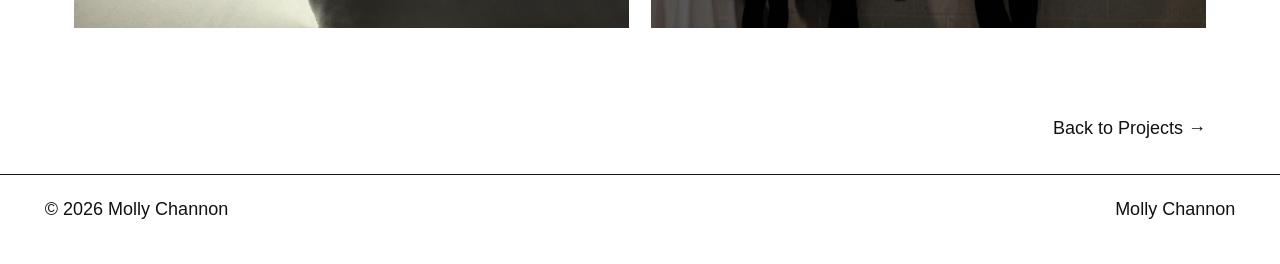
<file: hashem-is-here.html>
<!doctype html>
<html lang="en">
<head>
<meta charset="utf-8">
<meta name="viewport" content="width=device-width, initial-scale=1">
<title>Hashem Is Here: Works by Anshie Kagan — Molly Channon</title>
<link rel="stylesheet" href="style.css">

<style>
.project-page { max-width: 1180px; margin: 0 auto; padding: 34px 24px 90px; }
.project-banner { margin: 0 0 30px; }
.project-banner img { display: block; width: 100%; height: auto; max-height: 78vh; object-fit: cover; }
.project-info { max-width: 850px; margin: 0 0 54px; }
.project-info h1 { margin: 0 0 10px; font-size: clamp(2rem, 4.6vw, 4rem); line-height: 1.02; font-weight: 500; letter-spacing: -0.025em; }
.project-details { margin: 0 0 30px; }
.project-details p { margin: 2px 0; }
.project-description p { margin: 0 0 1.1em; }
.project-credit { margin-top: 26px; }
.project-list-heading { margin: 24px 0 8px; font-weight: 600; }
.project-artist-list { margin: 0; padding: 0; list-style: none; }
.installation-grid { display: grid; grid-template-columns: repeat(2, minmax(0, 1fr)); gap: 22px; margin-top: 40px; }
.installation-grid figure { margin: 0; }
.installation-grid img { display: block; width: 100%; height: 100%; min-height: 0; aspect-ratio: 4 / 3; object-fit: cover; }
.installation-grid .full-width { grid-column: 1 / -1; }
.installation-grid .full-width img { aspect-ratio: auto; height: auto; }
.project-bottom { max-width: 1180px; margin: 0 auto; padding: 0 24px 36px; display: flex; justify-content: flex-end; }
.project-bottom a { color: inherit; }
@media (max-width: 700px) {
  .project-page { padding: 20px 18px 60px; }
  .project-banner { margin-bottom: 22px; }
  .project-info { margin-bottom: 38px; }
  .installation-grid { grid-template-columns: 1fr; gap: 16px; }
  .installation-grid .full-width { grid-column: auto; }
  .installation-grid img { aspect-ratio: auto; height: auto; }
  .project-bottom { padding: 0 18px 28px; }
}
</style>

</head>
<body>
<header class="site-header">
<a class="name" href="index.html">Molly Channon</a>
<nav aria-label="Primary">
<a href="index.html#projects">Projects</a>
<a href="index.html#about">About</a>
<a href="index.html#cv">CV</a>
<a href="contact.html">Contact</a>
</nav>
</header>
<main class="project-page">
<section class="project-banner">
<img src="hashem-is-here-home.jpg" alt="Installation view of Hashem Is Here at the Joseph Slifka Center for Jewish Life at Yale University">
</section>
<section class="project-info">
<h1>Hashem Is Here: Works by Anshie Kagan</h1>
<div class="project-details">
<p>Joseph Slifka Center for Jewish Life at Yale University • New Haven, CT</p>
<p>February 8–March 8, 2017</p>
</div>
<div class="project-description">

<p><em>Hashem Is Here: Works by Anshie Kagan</em> brought together works examining the intersections of Orthodox Jewish life, popular culture, technology, and humor. Through drawings, paper cuts, and sculptural objects, Kagan juxtaposed religious traditions and symbols with the visual language of contemporary life.</p>

</div>
<p class="project-credit">Curated with Blanksteen Fellows Elias Bartholomew and Elizabeth Kingsley</p>

</section>
<section class="installation-grid" aria-label="Selected installation views"><figure><img src="hashem-is-here-02.jpg" alt="Installation view of Hashem Is Here" loading="lazy" decoding="async"></figure><figure><img src="hashem-is-here-03.jpg" alt="Installation view of Hashem Is Here" loading="lazy" decoding="async"></figure></section>
</main>
<div class="project-bottom"><a href="index.html#projects">Back to Projects →</a></div>
<footer><span>© 2026 Molly Channon</span><a href="index.html">Molly Channon</a></footer>
</body>
</html>
</file>
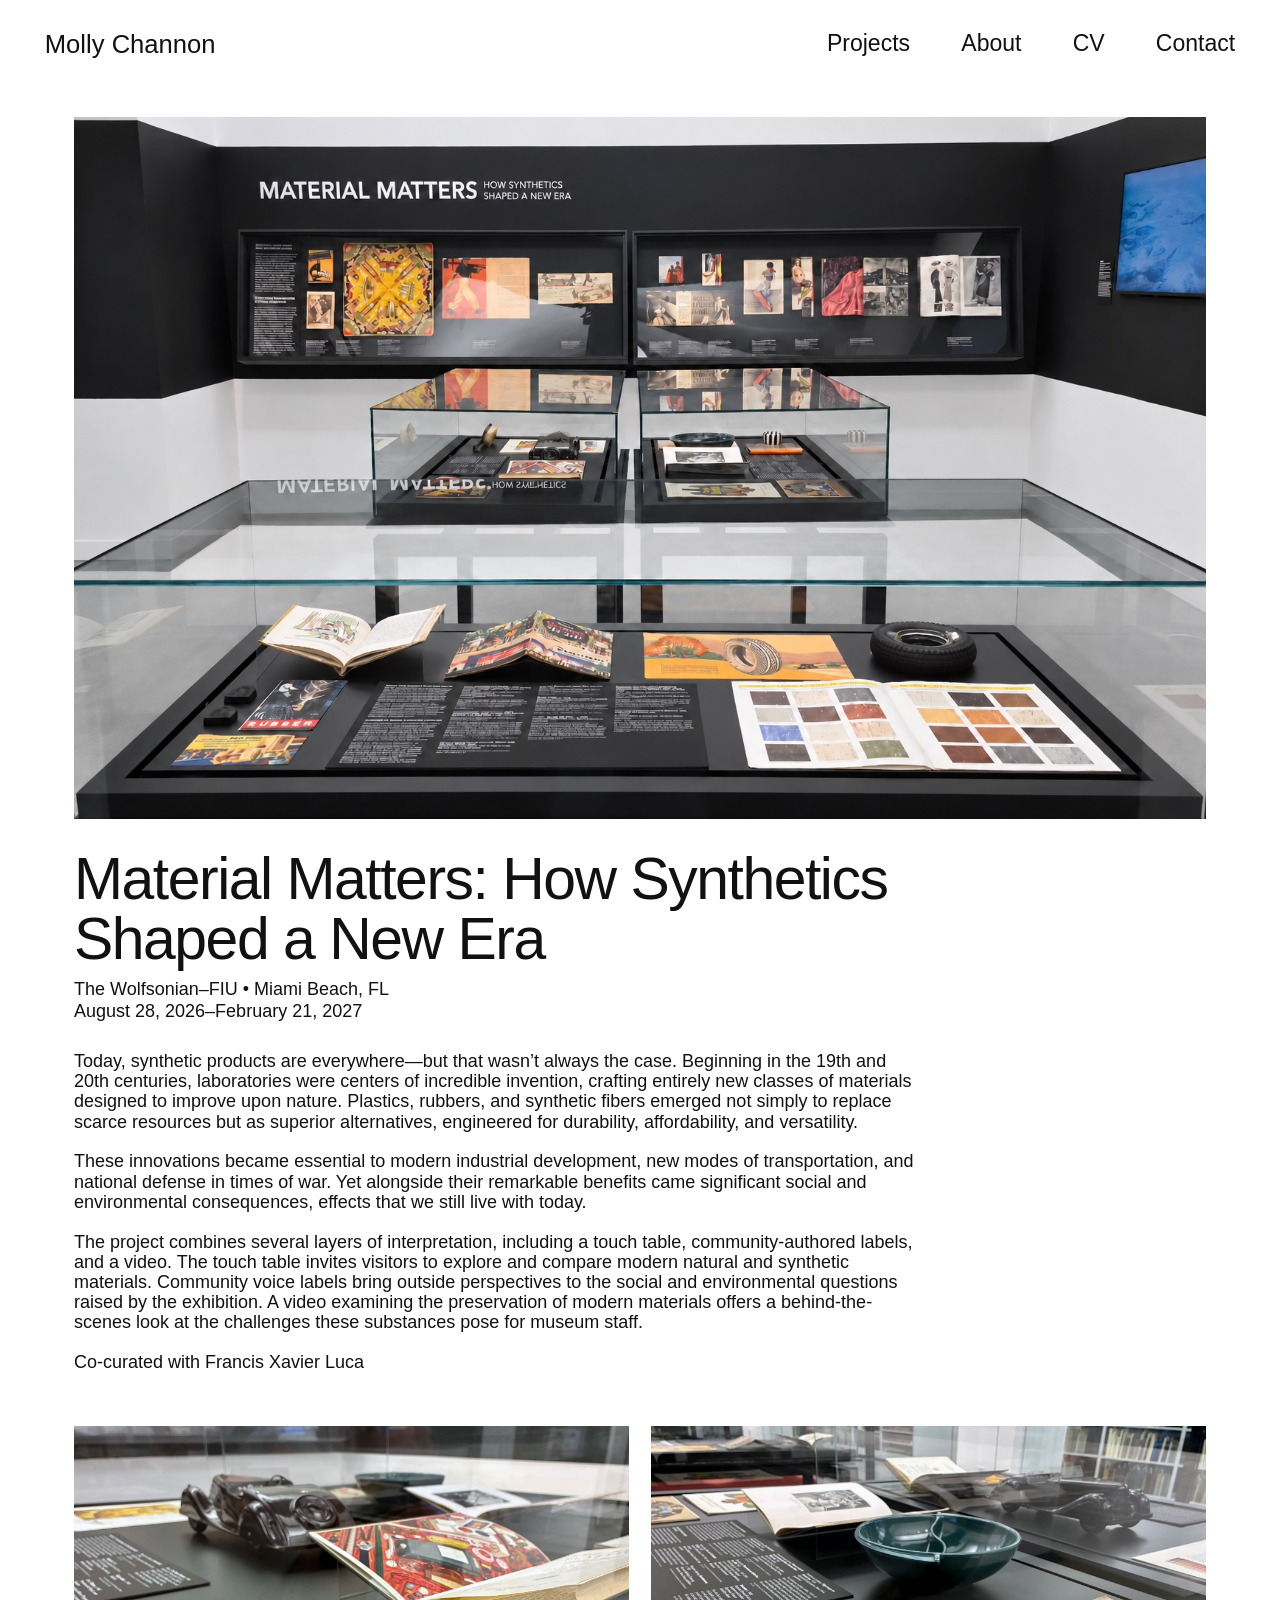
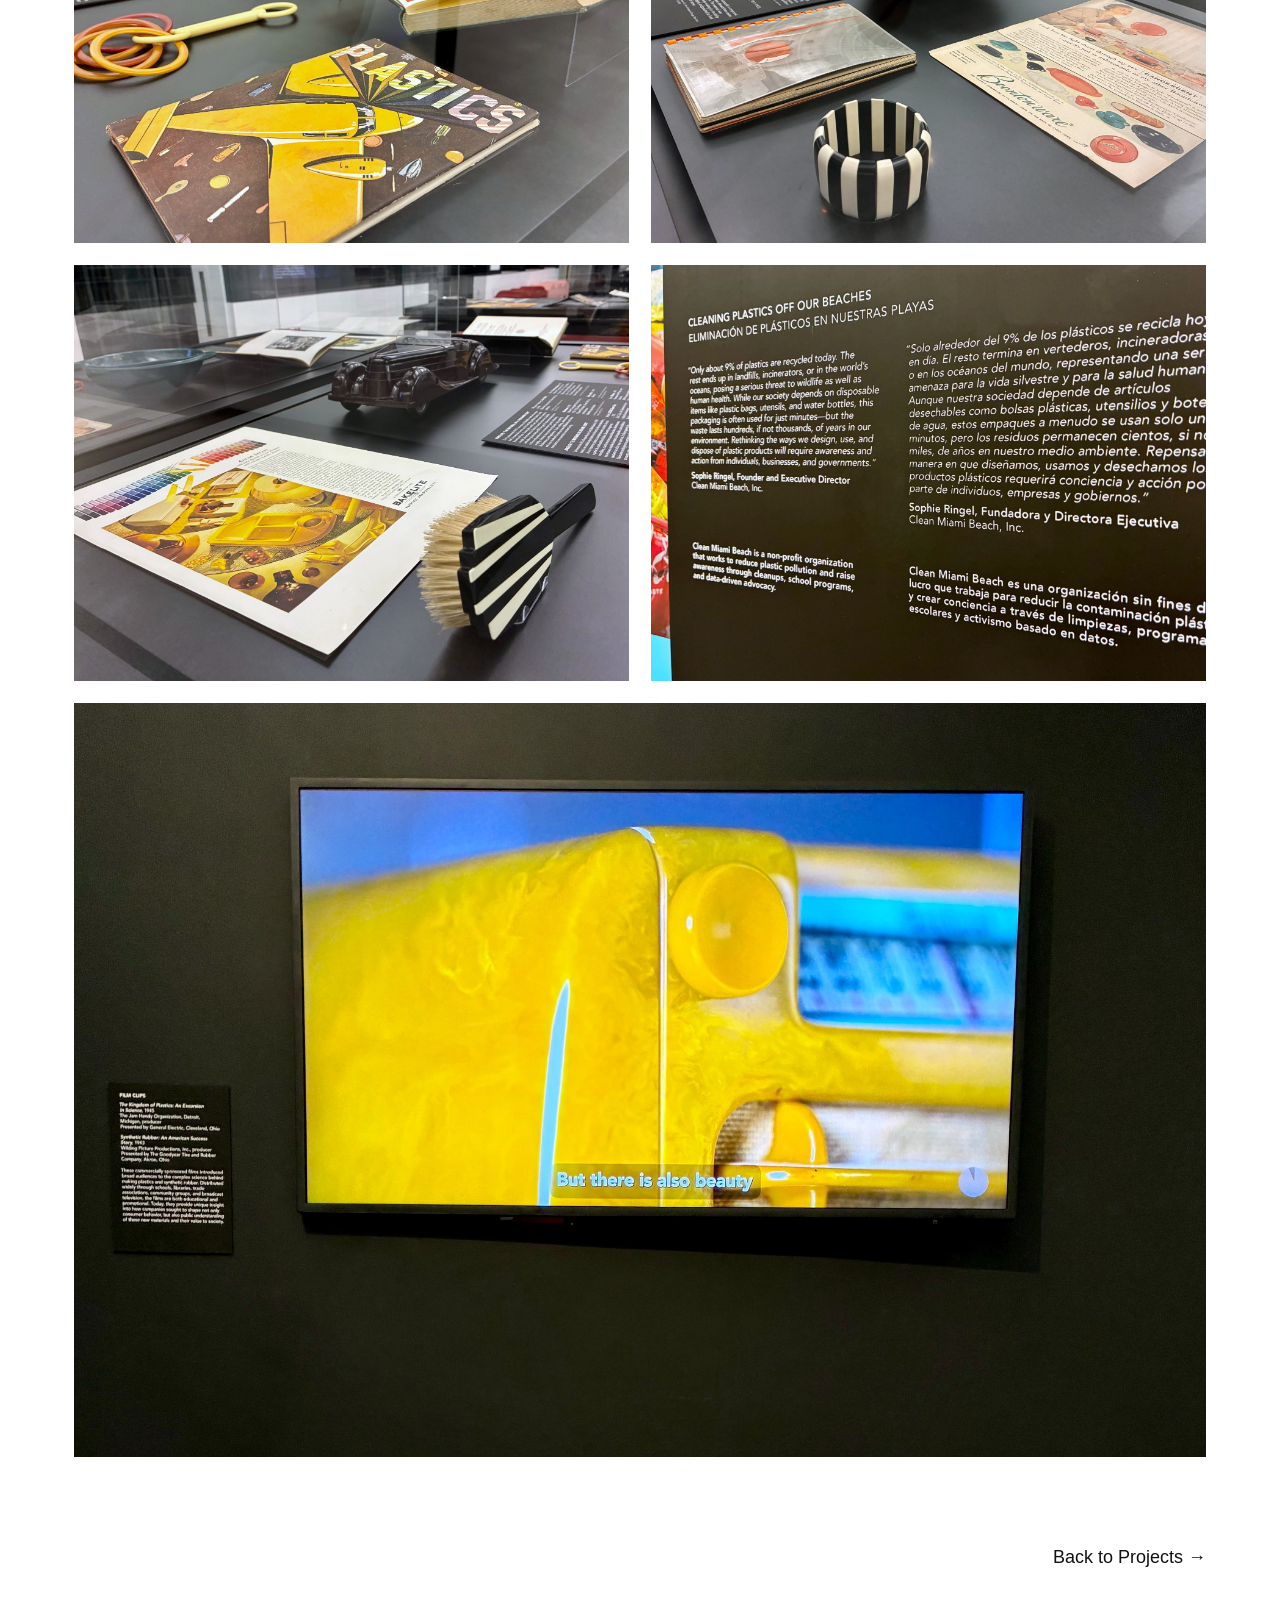
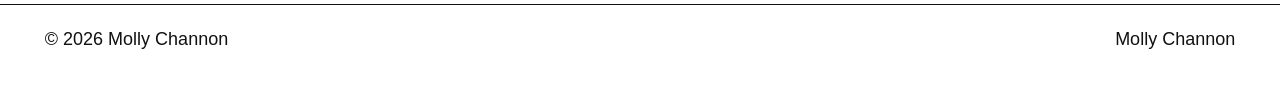
<file: material-matters.html>
<!doctype html>
<html lang="en">
<head>
<meta charset="utf-8">
<meta name="viewport" content="width=device-width, initial-scale=1">
<title>Material Matters: How Synthetics Shaped a New Era — Molly Channon</title>
<link rel="stylesheet" href="style.css">

<style>
.project-page { max-width: 1180px; margin: 0 auto; padding: 34px 24px 90px; }
.project-banner { margin: 0 0 30px; }
.project-banner img { display: block; width: 100%; height: auto; max-height: 78vh; object-fit: cover; }
.project-info { max-width: 850px; margin: 0 0 54px; }
.project-info h1 { margin: 0 0 10px; font-size: clamp(2rem, 4.6vw, 4rem); line-height: 1.02; font-weight: 500; letter-spacing: -0.025em; }
.project-details { margin: 0 0 30px; }
.project-details p { margin: 2px 0; }
.project-description p { margin: 0 0 1.1em; }
.project-credit { margin-top: 26px; }
.project-list-heading { margin: 24px 0 8px; font-weight: 600; }
.project-artist-list { margin: 0; padding: 0; list-style: none; }
.installation-grid { display: grid; grid-template-columns: repeat(2, minmax(0, 1fr)); gap: 22px; margin-top: 40px; }
.installation-grid figure { margin: 0; }
.installation-grid img { display: block; width: 100%; height: 100%; min-height: 0; aspect-ratio: 4 / 3; object-fit: cover; }
.installation-grid .full-width { grid-column: 1 / -1; }
.installation-grid .full-width img { aspect-ratio: auto; height: auto; }
.project-bottom { max-width: 1180px; margin: 0 auto; padding: 0 24px 36px; display: flex; justify-content: flex-end; }
.project-bottom a { color: inherit; }
@media (max-width: 700px) {
  .project-page { padding: 20px 18px 60px; }
  .project-banner { margin-bottom: 22px; }
  .project-info { margin-bottom: 38px; }
  .installation-grid { grid-template-columns: 1fr; gap: 16px; }
  .installation-grid .full-width { grid-column: auto; }
  .installation-grid img { aspect-ratio: auto; height: auto; }
  .project-bottom { padding: 0 18px 28px; }
}
</style>

</head>
<body>
<header class="site-header">
<a class="name" href="index.html">Molly Channon</a>
<nav aria-label="Primary">
<a href="index.html#projects">Projects</a>
<a href="index.html#about">About</a>
<a href="index.html#cv">CV</a>
<a href="contact.html">Contact</a>
</nav>
</header>
<main class="project-page">
<section class="project-banner">
<img src="material-matters-home.jpg" alt="Installation view of Material Matters: How Synthetics Shaped a New Era at The Wolfsonian–FIU">
</section>
<section class="project-info">
<h1>Material Matters: How Synthetics Shaped a New Era</h1>
<div class="project-details">
<p>The Wolfsonian–FIU • Miami Beach, FL</p>
<p>August 28, 2026–February 21, 2027</p>
</div>
<div class="project-description">

<p>Today, synthetic products are everywhere—but that wasn’t always the case. Beginning in the 19th and 20th centuries, laboratories were centers of incredible invention, crafting entirely new classes of materials designed to improve upon nature. Plastics, rubbers, and synthetic fibers emerged not simply to replace scarce resources but as superior alternatives, engineered for durability, affordability, and versatility.</p>
<p>These innovations became essential to modern industrial development, new modes of transportation, and national defense in times of war. Yet alongside their remarkable benefits came significant social and environmental consequences, effects that we still live with today.</p>
<p>The project combines several layers of interpretation, including a touch table, community-authored labels, and a video. The touch table invites visitors to explore and compare modern natural and synthetic materials. Community voice labels bring outside perspectives to the social and environmental questions raised by the exhibition. A video examining the preservation of modern materials offers a behind-the-scenes look at the challenges these substances pose for museum staff.</p>
<p>Co-curated with Francis Xavier Luca</p>
  
</div>


</section>
<section class="installation-grid" aria-label="Selected installation views"><figure><img src="material-matters-02.jpg" alt="Installation view of Material Matters: How Synthetics Shaped a New Era" loading="lazy" decoding="async"></figure><figure><img src="material-matters-03.jpg" alt="Installation view of Material Matters: How Synthetics Shaped a New Era" loading="lazy" decoding="async"></figure><figure><img src="material-matters-04.jpg" alt="Installation view of Material Matters: How Synthetics Shaped a New Era" loading="lazy" decoding="async"></figure><figure><img src="material-matters-05.jpg" alt="Installation view of Material Matters: How Synthetics Shaped a New Era" loading="lazy" decoding="async"></figure><figure class="full-width"><img src="material-matters-06.jpg" alt="Installation view of Material Matters: How Synthetics Shaped a New Era" loading="lazy" decoding="async"></figure></section>
</main>
<div class="project-bottom"><a href="index.html#projects">Back to Projects →</a></div>
<footer><span>© 2026 Molly Channon</span><a href="index.html">Molly Channon</a></footer>
</body>
</html>
</file>
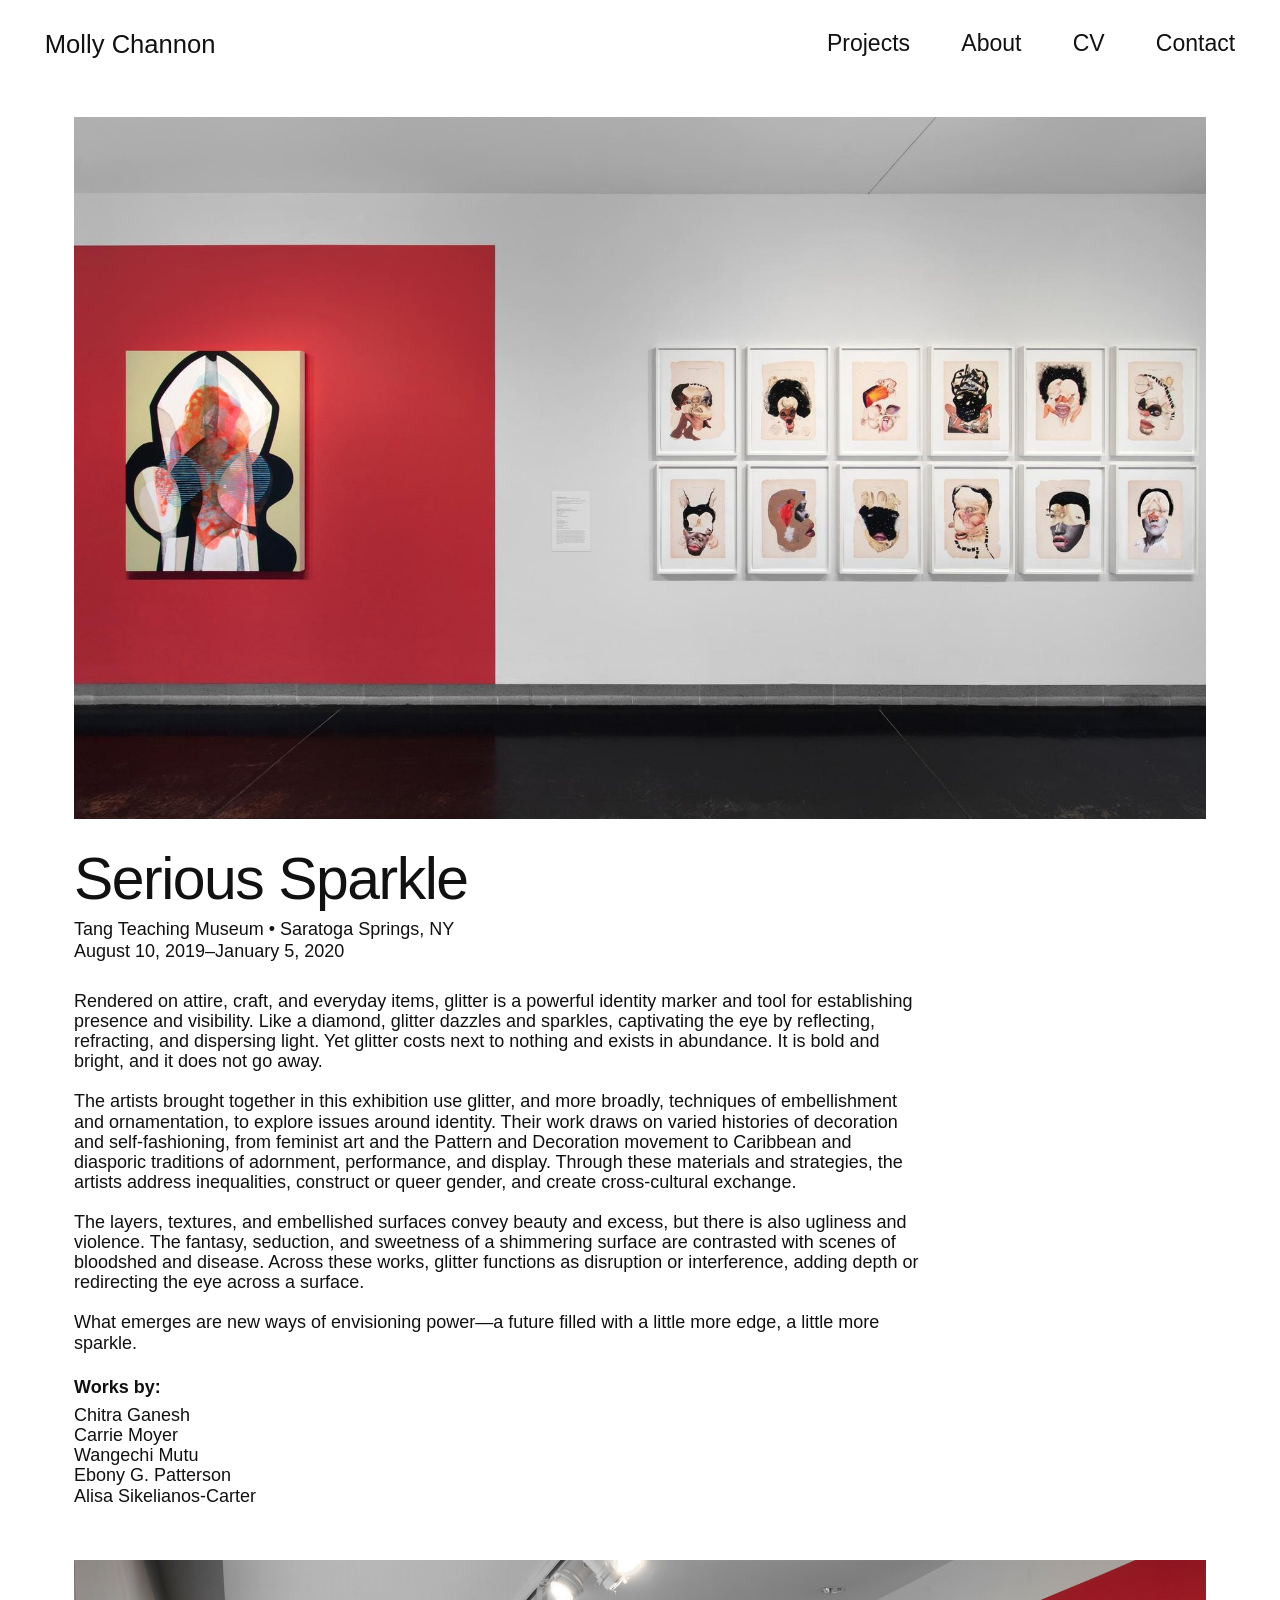
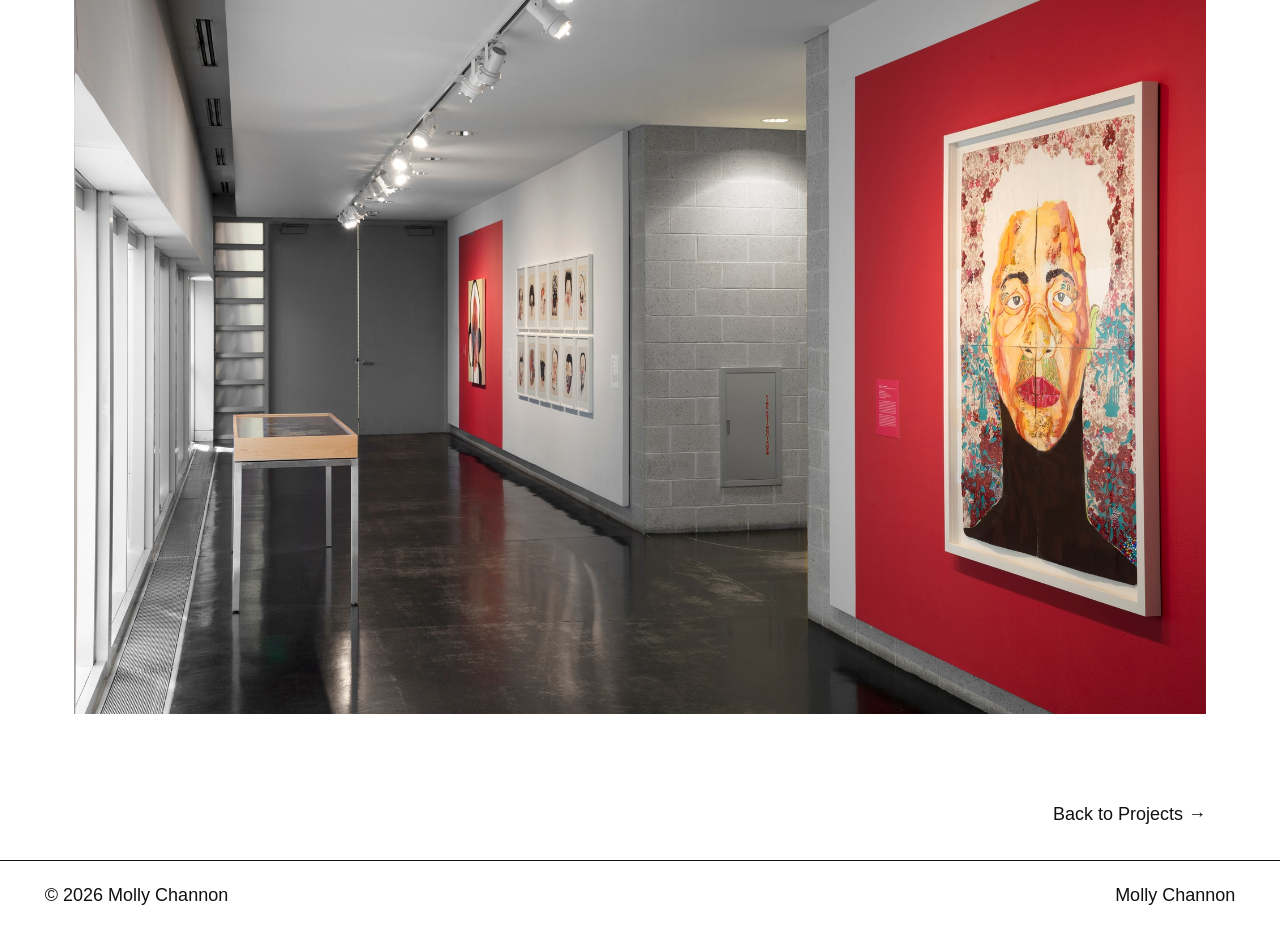
<file: serious-sparkle.html>
<!doctype html>
<html lang="en">
<head>
<meta charset="utf-8">
<meta name="viewport" content="width=device-width, initial-scale=1">
<title>Serious Sparkle — Molly Channon</title>
<link rel="stylesheet" href="style.css">

<style>
.project-page { max-width: 1180px; margin: 0 auto; padding: 34px 24px 90px; }
.project-banner { margin: 0 0 30px; }
.project-banner img { display: block; width: 100%; height: auto; max-height: 78vh; object-fit: cover; }
.project-info { max-width: 850px; margin: 0 0 54px; }
.project-info h1 { margin: 0 0 10px; font-size: clamp(2rem, 4.6vw, 4rem); line-height: 1.02; font-weight: 500; letter-spacing: -0.025em; }
.project-details { margin: 0 0 30px; }
.project-details p { margin: 2px 0; }
.project-description p { margin: 0 0 1.1em; }
.project-credit { margin-top: 26px; }
.project-list-heading { margin: 24px 0 8px; font-weight: 600; }
.project-artist-list { margin: 0; padding: 0; list-style: none; }
.installation-grid { display: grid; grid-template-columns: repeat(2, minmax(0, 1fr)); gap: 22px; margin-top: 40px; }
.installation-grid figure { margin: 0; }
.installation-grid img { display: block; width: 100%; height: 100%; min-height: 0; aspect-ratio: 4 / 3; object-fit: cover; }
.installation-grid .full-width { grid-column: 1 / -1; }
.installation-grid .full-width img { aspect-ratio: auto; height: auto; }
.project-bottom { max-width: 1180px; margin: 0 auto; padding: 0 24px 36px; display: flex; justify-content: flex-end; }
.project-bottom a { color: inherit; }
@media (max-width: 700px) {
  .project-page { padding: 20px 18px 60px; }
  .project-banner { margin-bottom: 22px; }
  .project-info { margin-bottom: 38px; }
  .installation-grid { grid-template-columns: 1fr; gap: 16px; }
  .installation-grid .full-width { grid-column: auto; }
  .installation-grid img { aspect-ratio: auto; height: auto; }
  .project-bottom { padding: 0 18px 28px; }
}
</style>

</head>
<body>
<header class="site-header">
<a class="name" href="index.html">Molly Channon</a>
<nav aria-label="Primary">
<a href="index.html#projects">Projects</a>
<a href="index.html#about">About</a>
<a href="index.html#cv">CV</a>
<a href="contact.html">Contact</a>
</nav>
</header>
<main class="project-page">
<section class="project-banner">
<img src="serious-sparkle-home.jpg" alt="Installation view of Serious Sparkle at the Tang Teaching Museum">
</section>
<section class="project-info">
<h1>Serious Sparkle</h1>
<div class="project-details">
<p>Tang Teaching Museum • Saratoga Springs, NY</p>
<p>August 10, 2019–January 5, 2020</p>
</div>
<div class="project-description">

<p>Rendered on attire, craft, and everyday items, glitter is a powerful identity marker and tool for establishing presence and visibility. Like a diamond, glitter dazzles and sparkles, captivating the eye by reflecting, refracting, and dispersing light. Yet glitter costs next to nothing and exists in abundance. It is bold and bright, and it does not go away.</p>
<p>The artists brought together in this exhibition use glitter, and more broadly, techniques of embellishment and ornamentation, to explore issues around identity. Their work draws on varied histories of decoration and self-fashioning, from feminist art and the Pattern and Decoration movement to Caribbean and diasporic traditions of adornment, performance, and display. Through these materials and strategies, the artists address inequalities, construct or queer gender, and create cross-cultural exchange.</p>
<p>The layers, textures, and embellished surfaces convey beauty and excess, but there is also ugliness and violence. The fantasy, seduction, and sweetness of a shimmering surface are contrasted with scenes of bloodshed and disease. Across these works, glitter functions as disruption or interference, adding depth or redirecting the eye across a surface.</p>
<p>What emerges are new ways of envisioning power—a future filled with a little more edge, a little more sparkle.</p>

</div>

<div class="project-list-heading">Works by:</div><ul class="project-artist-list"><li>Chitra Ganesh</li><li>Carrie Moyer</li><li>Wangechi Mutu</li><li>Ebony G. Patterson</li><li>Alisa Sikelianos-Carter</li></ul>
</section>
<section class="installation-grid" aria-label="Selected installation views"><figure class="full-width"><img src="serious-sparkle-02.jpg" alt="Installation view of Serious Sparkle" loading="lazy" decoding="async"></figure></section>
</main>
<div class="project-bottom"><a href="index.html#projects">Back to Projects →</a></div>
<footer><span>© 2026 Molly Channon</span><a href="index.html">Molly Channon</a></footer>
</body>
</html>
</file>
<file: style.css>
*{box-sizing:border-box}
:root{--pad:clamp(20px,3.5vw,64px);--black:#111}
html{scroll-behavior:smooth}
body{margin:0;background:#fff;color:var(--black);font-family:Arial,Helvetica,sans-serif;font-size:18px;line-height:1.12}
a{color:inherit;text-decoration:none}
img{display:block;max-width:100%}
.site-header{display:flex;justify-content:space-between;align-items:center;padding:30px var(--pad) 24px}
.name{font-size:clamp(22px,2vw,32px)}
nav{display:flex;gap:clamp(22px,4vw,72px);font-size:clamp(18px,1.8vw,29px)}
nav a:hover,.project-title:hover,.contact a:hover,.back:hover{text-decoration:underline;text-underline-offset:.12em}
.intro{padding:clamp(65px,9vw,150px) var(--pad) clamp(85px,11vw,180px)}
.intro h1{font-size:clamp(38px,5.8vw,96px);line-height:.98;letter-spacing:-.055em;font-weight:400;max-width:1500px;margin:0}
.work{display:grid;grid-template-columns:repeat(2,minmax(0,1fr));gap:clamp(70px,9vw,150px) clamp(24px,3vw,54px);padding:0 var(--pad) clamp(120px,14vw,220px)}
.project-wide{grid-column:1/-1}
.media{aspect-ratio:3/2;width:100%;overflow:hidden;background:#f3f3f3}
.media img{width:100%;height:100%;object-fit:cover}
.placeholder{display:flex;align-items:center;justify-content:center;border:1px solid var(--black);background:#fff}
.placeholder span{font-size:14px;padding:20px;text-align:center}
.project-title{display:flex;justify-content:space-between;gap:20px;margin-top:15px;font-size:clamp(27px,3vw,50px);letter-spacing:-.035em}
.project p{font-size:clamp(16px,1.5vw,23px);margin:8px 0 0;max-width:800px}
.year{white-space:nowrap}
.text-section{display:grid;grid-template-columns:1fr 3fr;gap:30px;padding:30px var(--pad) clamp(100px,11vw,180px);border-top:1px solid var(--black)}
.section-label{font-size:clamp(22px,2.2vw,36px)}
.section-copy{font-size:clamp(28px,3.5vw,58px);letter-spacing:-.04em;max-width:1200px}
.section-copy p{margin:0 0 1em}
.section-copy .small{font-size:18px;letter-spacing:0}
footer{border-top:1px solid var(--black);padding:24px var(--pad) 45px;display:flex;justify-content:space-between}

/* project pages */
.project-hero{padding:clamp(70px,9vw,145px) var(--pad) clamp(60px,8vw,120px);display:grid;grid-template-columns:2fr 1fr;gap:40px;align-items:end}
.project-hero h1{font-size:clamp(48px,7vw,116px);line-height:.92;letter-spacing:-.06em;font-weight:400;margin:0}
.project-meta{font-size:clamp(18px,1.7vw,28px);line-height:1.18}
.project-meta p{margin:0 0 12px}
.gallery{padding:0 var(--pad) clamp(100px,12vw,180px);display:grid;grid-template-columns:repeat(2,minmax(0,1fr));gap:clamp(18px,2vw,34px)}
.gallery .wide{grid-column:1/-1}
.gallery img{width:100%;height:auto}
.gallery .fill{width:100%;height:100%;object-fit:cover}
.caption{font-size:14px;margin-top:8px}
.project-note{padding:28px var(--pad) 80px;border-top:1px solid var(--black);display:flex;justify-content:space-between;gap:30px}
.back{font-size:20px}
@media(max-width:760px){
 .site-header{align-items:flex-start;gap:30px}.site-header nav{display:grid;grid-template-columns:1fr 1fr;gap:8px 24px}
 .work{grid-template-columns:1fr}.project-wide{grid-column:auto}
 .text-section{grid-template-columns:1fr}.section-copy{font-size:clamp(26px,8vw,42px)}
 .project-hero{grid-template-columns:1fr}.gallery{grid-template-columns:1fr}.gallery .wide{grid-column:auto}
}
</file>
